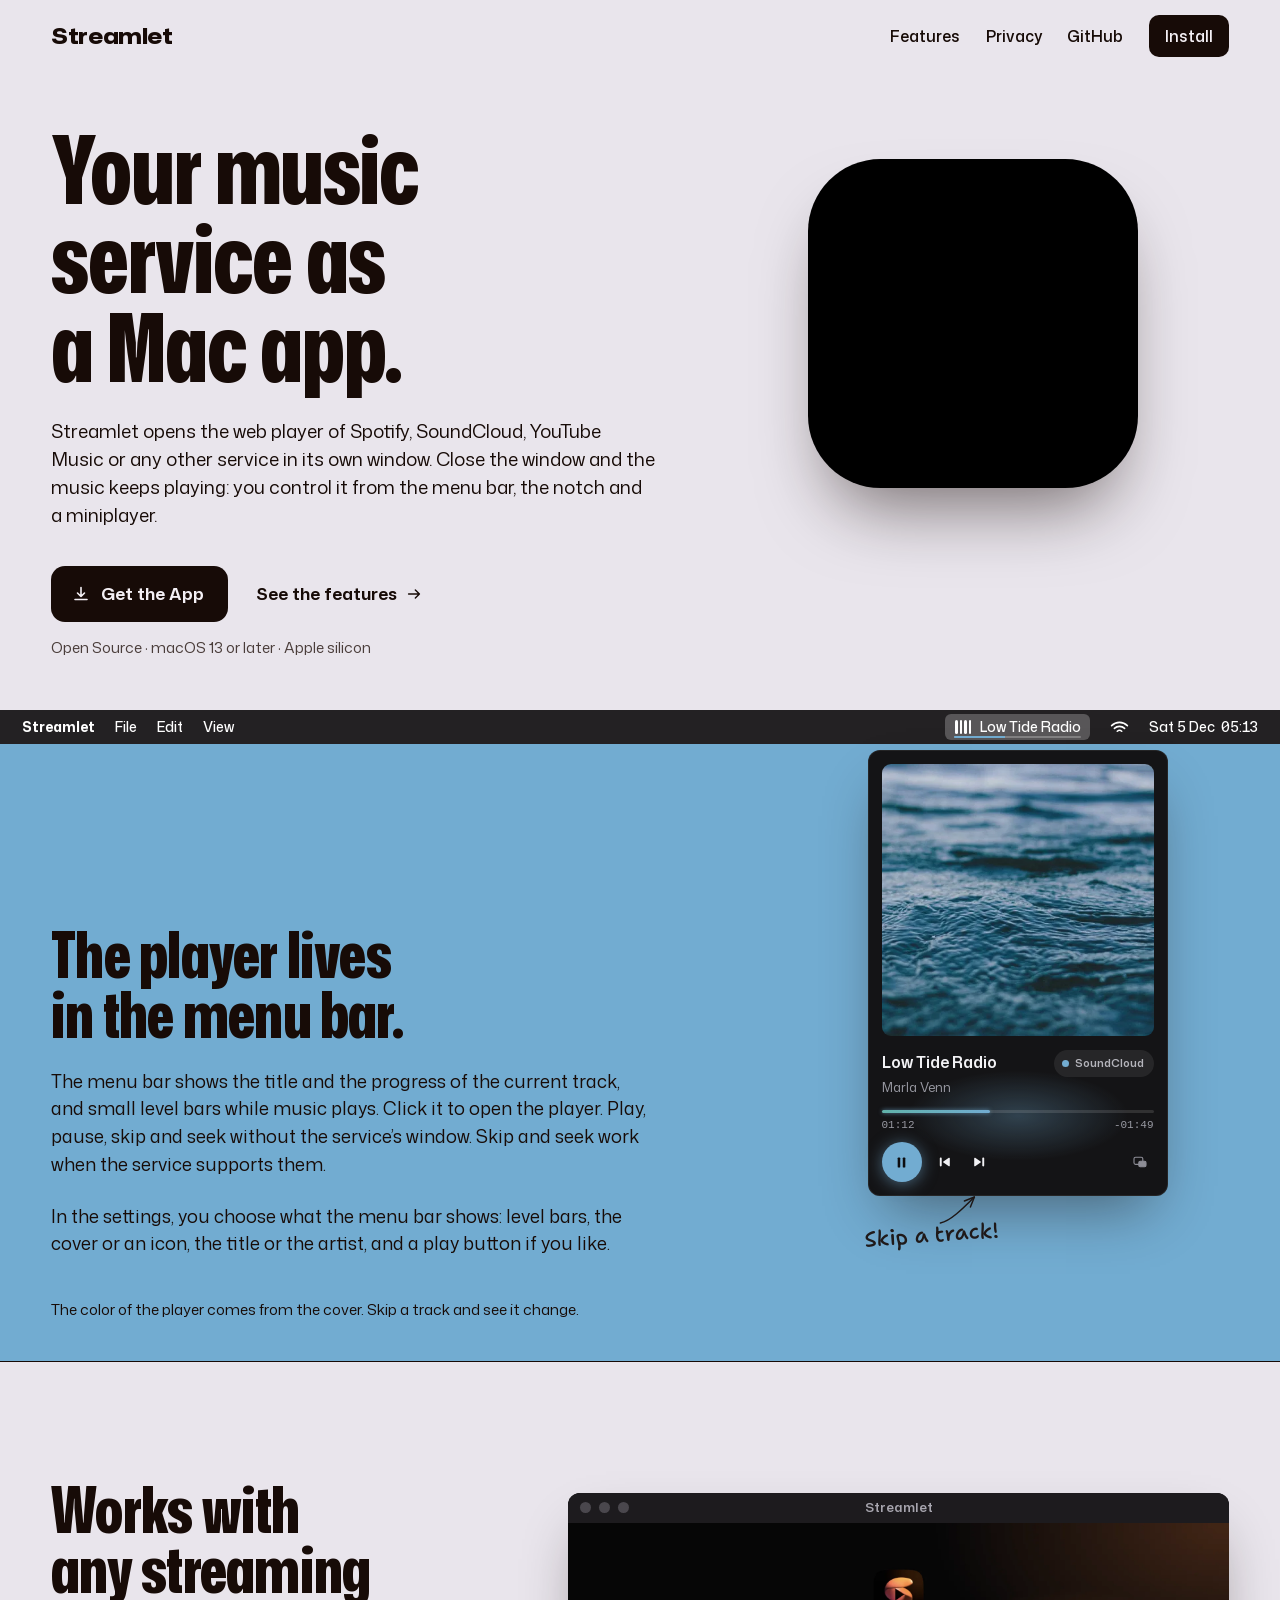
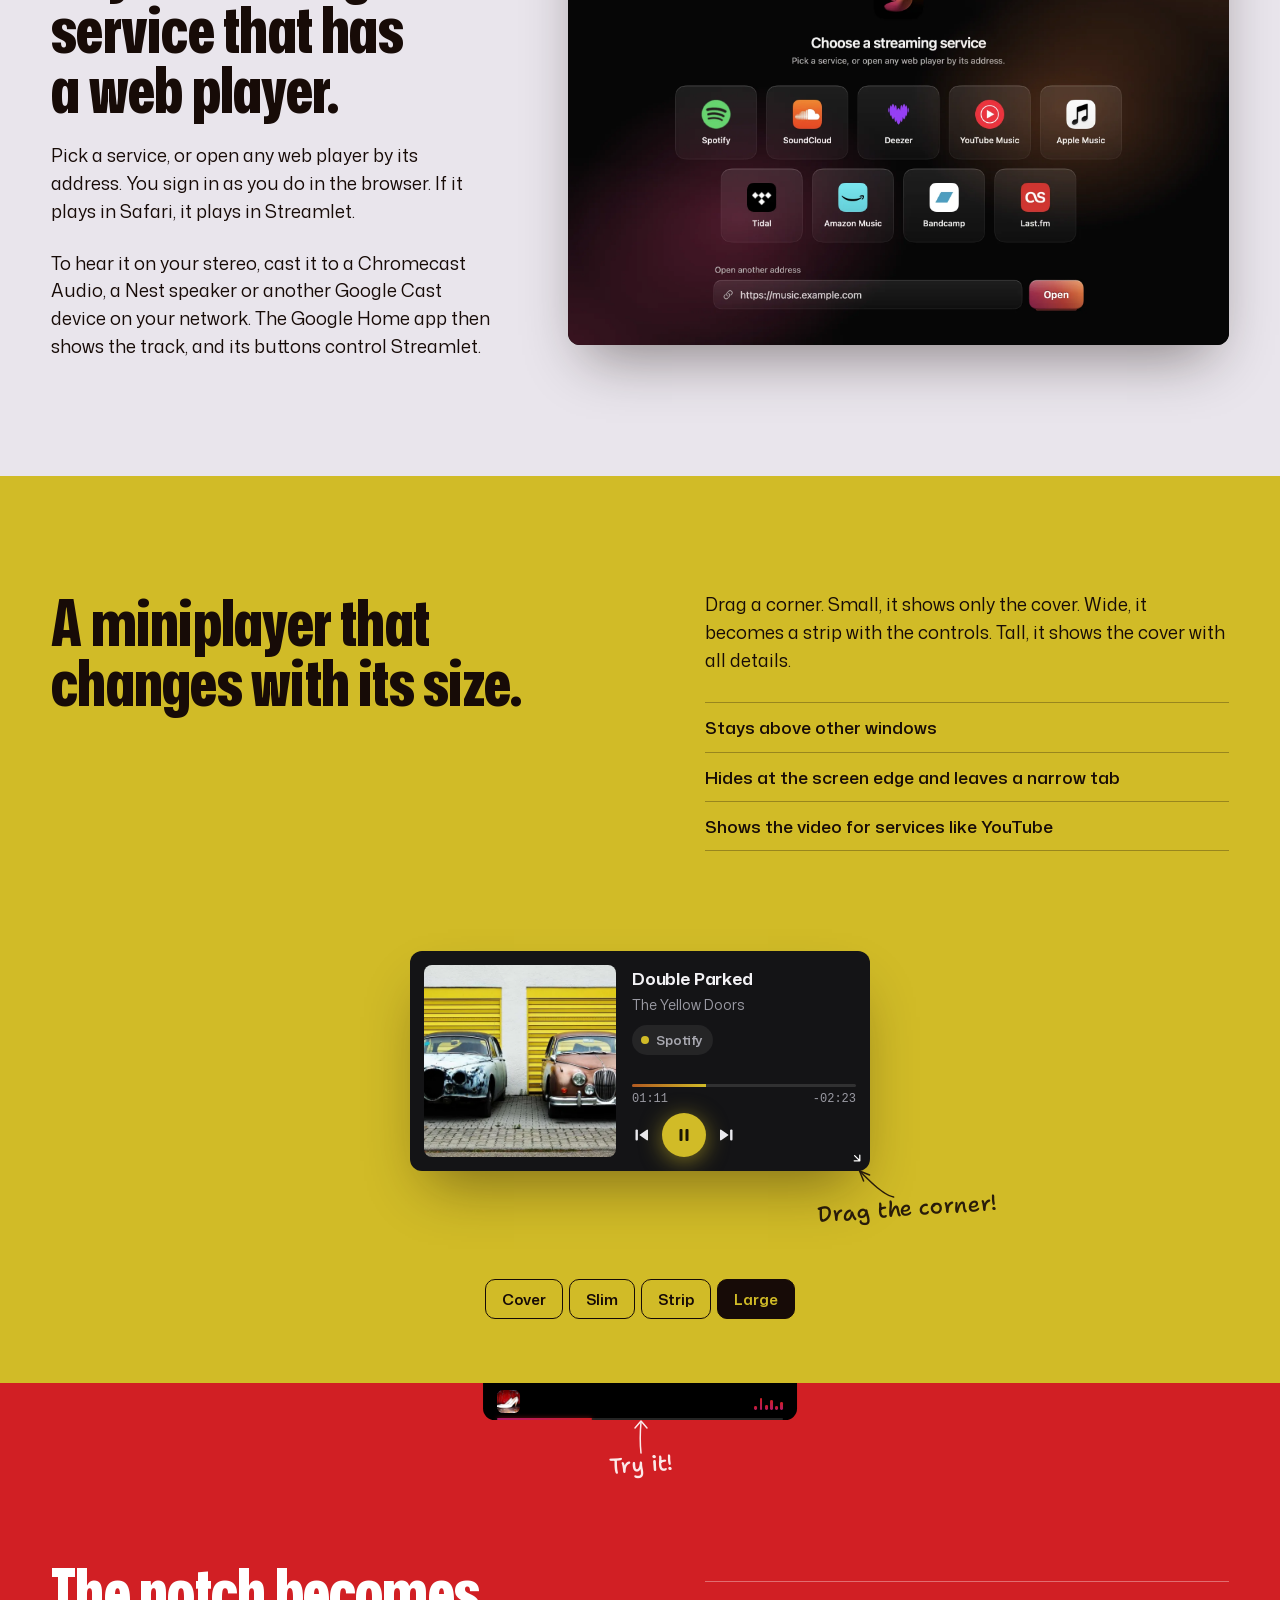
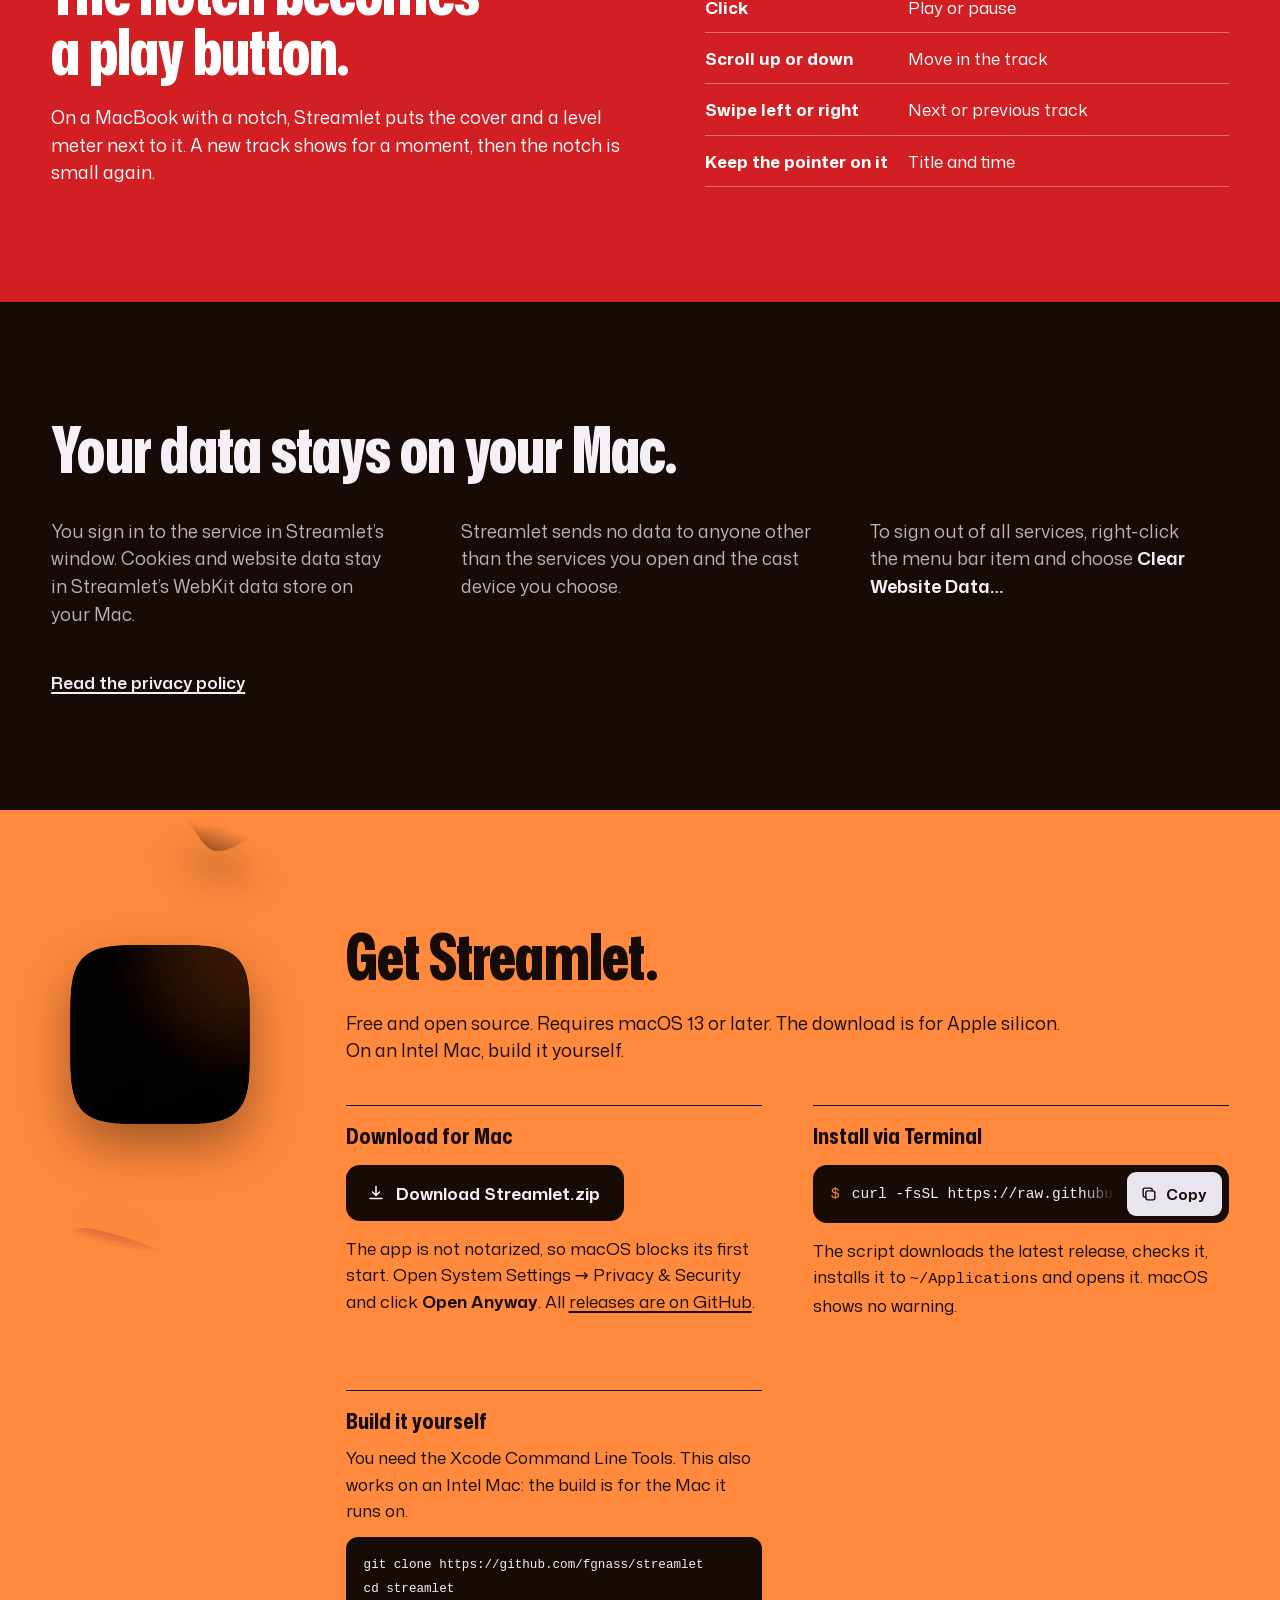
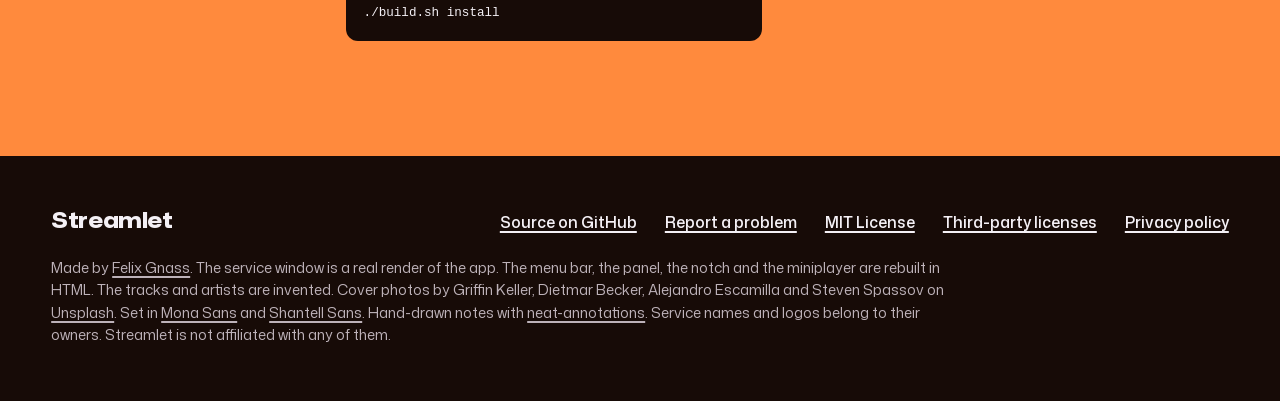
<file: docs/index.html>
<!doctype html>
<html lang="en">
<head>
<meta charset="utf-8">
<meta name="viewport" content="width=device-width, initial-scale=1">
<title>Streamlet – Your music service as a Mac app</title>
<meta name="description" content="Streamlet opens the web player of Spotify, SoundCloud, YouTube Music or any other service in its own window, and lets you control it from the menu bar, the notch and a miniplayer. Free and open source.">
<meta name="theme-color" content="#e9e5ec">
<meta property="og:title" content="Streamlet – Your music service as a Mac app">
<meta property="og:description" content="Any web player in its own window, with controls in the menu bar, the notch and a miniplayer.">
<meta property="og:image" content="https://streamlet.gnass.buzz/assets/img/icon-512.png">
<meta property="og:type" content="website">
<link rel="icon" type="image/png" href="assets/favicon.png">
<link rel="apple-touch-icon" href="assets/apple-touch-icon.png">
<link rel="preload" href="assets/fonts/mona-sans.woff2" as="font" type="font/woff2" crossorigin>
<link rel="stylesheet" href="neat-annotations.css">
<link rel="stylesheet" href="style.css">
<script>document.documentElement.classList.add("js")</script>
<script src="main.js" defer></script>
</head>
<body>

<svg width="0" height="0" style="position:absolute" aria-hidden="true">
  <symbol id="i-logo" viewBox="0 0 100 100"><path fill="currentColor" stroke="none" fill-rule="evenodd" d="M62 31 C70.97 30.28 82.05 25.95 87 21 C89.83 18.17 85.75 9.72 80 8 C43.6 -2.92 13 13 13 40 C13 56 25.23 63.25 38 69 C29.03 69.72 17.95 74.05 13 79 C10.17 81.83 14.25 90.28 20 92 C56.4 102.92 87 87 87 60 C87 44 74.77 36.75 62 31 Z M41.5 36.5 Q41.5 34 43.57 35.41 L62.93 48.59 Q65 50 62.93 51.41 L43.57 64.59 Q41.5 66 41.5 63.5 Z"/></symbol>
  <symbol id="i-copy" viewBox="0 0 20 20"><rect x="6.5" y="6.5" width="10" height="10" rx="2.2"/><path d="M13.5 6.5V5.2a1.7 1.7 0 0 0-1.7-1.7H5.2a1.7 1.7 0 0 0-1.7 1.7v6.6a1.7 1.7 0 0 0 1.7 1.7h1.3"/></symbol>
  <symbol id="i-check" viewBox="0 0 20 20"><path d="m4.5 10.5 3.5 3.5 7.5-8"/></symbol>
  <symbol id="i-download" viewBox="0 0 20 20"><path d="M10 3.5v9m0 0-3.5-3.5M10 12.5l3.5-3.5M4 15.5h12"/></symbol>
  <symbol id="i-arrow" viewBox="0 0 20 20"><path d="M4 10h12m0 0-4.5-4.5M16 10l-4.5 4.5"/></symbol>
  <symbol id="i-github" viewBox="0 0 16 16"><path fill="currentColor" stroke="none" d="M8 0C3.58 0 0 3.58 0 8c0 3.54 2.29 6.53 5.47 7.59.4.07.55-.17.55-.38 0-.19-.01-.82-.01-1.49-2.01.37-2.53-.49-2.69-.94-.09-.23-.48-.94-.82-1.13-.28-.15-.68-.52-.01-.53.63-.01 1.08.58 1.23.82.72 1.21 1.87.87 2.33.66.07-.52.28-.87.51-1.07-1.78-.2-3.64-.89-3.64-3.95 0-.87.31-1.59.82-2.15-.08-.2-.36-1.02.08-2.12 0 0 .67-.21 2.2.82.64-.18 1.32-.27 2-.27.68 0 1.36.09 2 .27 1.53-1.04 2.2-.82 2.2-.82.44 1.1.16 1.92.08 2.12.51.56.82 1.27.82 2.15 0 3.07-1.87 3.75-3.65 3.95.29.25.54.73.54 1.48 0 1.07-.01 1.93-.01 2.2 0 .21.15.46.55.38A8.013 8.013 0 0 0 16 8c0-4.42-3.58-8-8-8z"/></symbol>
  <symbol id="i-play" viewBox="0 0 20 20"><path fill="currentColor" stroke="none" d="M6.5 4.3v11.4c0 .6.7 1 1.2.6l8.4-5.7a.7.7 0 0 0 0-1.2L7.7 3.7c-.5-.4-1.2 0-1.2.6z"/></symbol>
  <symbol id="i-pause" viewBox="0 0 20 20"><rect fill="currentColor" stroke="none" x="5.5" y="4" width="3" height="12" rx="1"/><rect fill="currentColor" stroke="none" x="11.5" y="4" width="3" height="12" rx="1"/></symbol>
  <symbol id="i-prev" viewBox="0 0 20 20"><rect fill="currentColor" stroke="none" x="3.5" y="4.5" width="2.4" height="11" rx="1"/><path fill="currentColor" stroke="none" d="M16 5.3v9.4c0 .6-.7 1-1.2.6L8 10.6a.7.7 0 0 1 0-1.2l6.8-4.7c.5-.4 1.2 0 1.2.6z"/></symbol>
  <symbol id="i-next" viewBox="0 0 20 20"><rect fill="currentColor" stroke="none" x="14.1" y="4.5" width="2.4" height="11" rx="1"/><path fill="currentColor" stroke="none" d="M4 5.3v9.4c0 .6.7 1 1.2.6l6.8-4.7a.7.7 0 0 0 0-1.2L5.2 4.7c-.5-.4-1.2 0-1.2.6z"/></symbol>
  <symbol id="i-resize" viewBox="0 0 20 20"><path d="M16 9v7H9M16 16 9.5 9.5"/></symbol>
</svg>

<header class="top">
  <a class="brand" href="#top" aria-label="Streamlet, back to top">Streamlet</a>
  <nav aria-label="Main">
    <a href="#features">Features</a>
    <a href="#privacy">Privacy</a>
    <a href="https://github.com/fgnass/streamlet">GitHub</a>
    <a class="nav-install" href="#install">Install</a>
  </nav>
</header>

<main id="top">

  <!-- Hero: the icon's build-up -->
  <section class="hero">
    <div class="hero-copy">
      <h1>Your music service as a Mac app.</h1>
      <p class="lead">Streamlet opens the web player of Spotify, SoundCloud, YouTube Music or any other service in its own window. Close the window and the music keeps playing: you control it from the menu bar, the notch and a miniplayer.</p>
      <div class="get">
        <a class="btn-dl" href="#install"><svg class="ico"><use href="#i-download"/></svg>Get the App</a>
        <a class="btn-try" href="#features">See the features<svg class="ico"><use href="#i-arrow"/></svg></a>
      </div>
      <p class="get-meta">Open Source · macOS 13 or later · Apple silicon</p>
    </div>

    <div class="flight" aria-hidden="true">
      <span class="flight-shadow"></span>
      <img class="flight-still" src="assets/flight/055.webp" width="1280" height="1280" alt="">
      <canvas id="flight" width="1280" height="1280"></canvas>
    </div>
  </section>

  <!-- Menu bar: the player hangs from the menu bar item, as on the Mac -->
  <section class="field field-menubar" data-track="1" id="features" aria-labelledby="f-menubar">
    <div class="macbar">
      <div class="macbar-left" aria-hidden="true"><b>Streamlet</b><span>File</span><span>Edit</span><span>View</span></div>
      <div class="macbar-right">
        <button class="macbar-item playing" type="button" id="mb-item" aria-expanded="true" aria-controls="panel" aria-label="Streamlet in the menu bar: open or close the player">
          <span class="mb-icon" aria-hidden="true"><span class="mb-bars"><i></i><i></i><i></i><i></i></span><svg class="mb-logo"><use href="#i-logo"/></svg></span>
          <span class="mb-title">Low Tide Radio</span>
          <i class="macbar-progress"><i></i></i>
        </button>
        <svg class="macbar-sys" viewBox="0 0 20 14" aria-hidden="true"><path d="M1.5 5a12 12 0 0 1 17 0M4.5 8a8 8 0 0 1 11 0M7.6 11a3.6 3.6 0 0 1 4.8 0"/></svg>
        <span class="macbar-clock" id="mb-clock" aria-hidden="true">Thu 19 Nov&nbsp; 21:14</span>
      </div>
    </div>

    <div class="panel" id="panel" role="group" aria-label="Streamlet player panel">
      <div class="p-cover"></div>
      <div class="p-head">
        <div class="p-text"><b class="p-title">Low Tide Radio</b><span class="p-artist">Marla Venn</span></div>
        <span class="p-badge"><i></i>SoundCloud</span>
      </div>
      <div class="p-progress" id="p-progress" role="slider" tabindex="0" aria-label="Position in the track" aria-valuemin="0" aria-valuemax="182" aria-valuenow="71"><i><b></b></i></div>
      <div class="p-times" aria-hidden="true"><span class="p-elapsed">01:11</span><span class="p-remaining">-01:51</span></div>
      <div class="p-controls">
        <button class="p-play" type="button" id="p-play" aria-label="Pause"><svg class="ico-fill"><use href="#i-pause"/></svg></button>
        <button class="p-skip" type="button" id="p-prev" aria-label="Previous track"><svg class="ico-fill"><use href="#i-prev"/></svg></button>
        <span class="p-skip-ann ann ann-ne ann-no-mark" id="p-hint" data-note="Skip a track!">
          <button class="p-skip" type="button" id="p-next" aria-label="Next track"><svg class="ico-fill"><use href="#i-next"/></svg></button>
        </span>
        <span class="p-pip" aria-hidden="true"><svg viewBox="0 0 20 20"><rect x="2.5" y="4" width="11" height="9" rx="2"/><rect x="8.5" y="9" width="9" height="7" rx="1.8" fill="currentColor"/></svg></span>
      </div>
    </div>

    <div class="field-inner">
      <div class="field-copy">
        <h2 id="f-menubar">The player lives in the menu bar.</h2>
        <p>The menu bar shows the title and the progress of the current track, and small level bars while music plays. Click it to open the player. Play, pause, skip and seek without the service’s window. Skip and seek work when the service supports them.</p>
        <p>In the settings, you choose what the menu bar shows: level bars, the cover or an icon, the title or the artist, and a play button if you like.</p>
      </div>
      <div class="panel-slot" aria-hidden="true"></div>
    </div>
    <p class="field-note">The color of the player comes from the cover. Skip a track and see it change.</p>
  </section>

  <!-- Services: the chooser window -->
  <section class="services" aria-labelledby="services-h">
    <div class="services-copy">
      <h2 id="services-h">Works with any streaming service that has a web player.</h2>
      <p>Pick a service, or open any web player by its address. You sign in as you do in the browser. If it plays in Safari, it plays in Streamlet.</p>
      <p>To hear it on your stereo, cast it to a Chromecast Audio, a Nest speaker or another Google Cast device on your network. The Google Home app then shows the track, and its buttons control Streamlet.</p>
    </div>
    <figure class="window">
      <div class="window-bar" aria-hidden="true"><i></i><i></i><i></i><span>Streamlet</span></div>
      <img loading="lazy" decoding="async" src="assets/img/chooser.webp" width="1000" height="640" alt="The Streamlet window with the service chooser: Spotify, SoundCloud, Deezer, YouTube Music, Apple Music, Tidal, Amazon Music, Bandcamp, Last.fm, and a field to open another address.">
    </figure>
  </section>

  <!-- Miniplayer -->
  <section class="field field-mini" data-track="2" aria-labelledby="f-mini">
    <div class="field-head">
      <h2 id="f-mini">A miniplayer that changes with its size.</h2>
      <div>
        <p>Drag a corner. Small, it shows only the cover. Wide, it becomes a strip with the controls. Tall, it shows the cover with all details.</p>
        <ul class="facts">
          <li>Stays above other windows</li>
          <li>Hides at the screen edge and leaves a narrow tab</li>
          <li>Shows the video for services like YouTube</li>
        </ul>
      </div>
    </div>
    <div class="mini-stage" id="mini-desk">
      <div class="mini-wrap">
      <div class="mini" id="mini" data-layout="large" style="--w:460px;--h:220px" role="img" aria-label="Miniplayer demo, layout: large">
        <div class="mini-cover"></div>
        <div class="mini-meta">
          <div class="mini-title">Double Parked</div>
          <div class="mini-artist">The Yellow Doors</div>
          <div class="mini-service"><i></i>Spotify</div>
        </div>
        <div class="mini-time"><span>01:11</span><span>-02:23</span></div>
        <div class="mini-controls">
          <span class="mini-skip"><svg class="ico-fill"><use href="#i-prev"/></svg></span>
          <span class="mini-play"><svg class="ico-fill"><use href="#i-pause"/></svg></span>
          <span class="mini-skip"><svg class="ico-fill"><use href="#i-next"/></svg></span>
        </div>
        <div class="mini-progress"><i></i></div>
        <span class="mini-handle" id="mini-handle" aria-hidden="true"><svg class="ico"><use href="#i-resize"/></svg></span>
      </div>
      <span class="mini-ann ann ann-nw ann-no-mark" id="mini-hint" data-note="Drag the corner!" aria-hidden="true"></span>
      </div>
    </div>
    <div class="seg" role="group" aria-label="Miniplayer size">
      <button type="button" data-size="110,110">Cover</button>
      <button type="button" data-size="240,72">Slim</button>
      <button type="button" data-size="340,96">Strip</button>
      <button type="button" data-size="460,220" aria-pressed="true">Large</button>
    </div>
  </section>

  <!-- Notch: hangs from the top centre -->
  <section class="field field-notch" data-track="3" id="notch-section" aria-labelledby="f-notch">
    <div class="bezel">
      <div class="notch" id="notch" data-mode="idle" data-track="3" tabindex="0" role="button"
           aria-label="Notch demo. Click or press Space to play or pause. Arrow keys: left and right change the track, up and down move in the track.">
        <div class="n-row" aria-hidden="true">
          <div class="n-left">
            <span class="n-cover"></span>
            <span class="n-marquee"><span class="n-line"></span></span>
          </div>
          <div class="n-right">
            <span class="n-bars"><i></i><i></i><i></i><i></i><i></i><i></i></span>
            <span class="n-time"></span>
            <svg class="ico-fill n-flash"><use href="#i-pause"/></svg>
          </div>
        </div>
        <div class="n-moment" aria-hidden="true">
          <span class="n-cover"></span>
          <span class="n-text"><b class="n-title"></b><span class="n-artist"></span></span>
          <span class="n-badge"><i></i>YouTube Music</span>
        </div>
        <div class="n-progress" aria-hidden="true"><i></i></div>
      </div>
      <span class="notch-ann ann ann-n ann-no-mark" id="notch-hint" data-note="Try it!" aria-hidden="true"></span>
    </div>
    <div class="notch-space"></div>
    <div class="field-inner">
      <div class="field-copy">
        <h2 id="f-notch">The notch becomes a play button.</h2>
        <p>On a MacBook with a notch, Streamlet puts the cover and a level meter next to it. A new track shows for a moment, then the notch is small again.</p>
      </div>
      <dl class="gestures" id="gestures">
        <div><dt>Click</dt><dd>Play or pause</dd></div>
        <div><dt>Scroll up or down</dt><dd>Move in the track</dd></div>
        <div><dt>Swipe left or right</dt><dd>Next or previous track</dd></div>
        <div><dt>Keep the pointer on it</dt><dd>Title and time</dd></div>
      </dl>
    </div>
  </section>

  <!-- Privacy -->
  <section class="privacy" id="privacy" aria-labelledby="privacy-h">
    <h2 id="privacy-h">Your data stays on your Mac.</h2>
    <div class="privacy-cols">
      <p>You sign in to the service in Streamlet’s window. Cookies and website data stay in Streamlet’s WebKit data store on your Mac.</p>
      <p>Streamlet sends no data to anyone other than the services you open and the cast device you choose.</p>
      <p>To sign out of all services, right-click the menu bar item and choose <em>Clear Website Data…</em></p>
    </div>
    <p class="privacy-more"><a href="privacy.html">Read the privacy policy</a></p>
  </section>

  <!-- Install -->
  <section class="install" id="install" aria-labelledby="install-h">
    <div class="install-icon" aria-hidden="true">
      <img src="assets/img/icon-512.webp" alt="" width="200" height="200">
      <canvas width="1280" height="1280"></canvas>
    </div>
    <h2 id="install-h">Get Streamlet.</h2>
    <p class="install-lead">Free and open source. Requires macOS 13 or later. The download is for Apple silicon. On an Intel Mac, build it yourself.</p>

    <div class="install-ways">
      <div id="first-start">
        <h3>Download for Mac</h3>
        <a class="btn-dl" href="https://github.com/fgnass/streamlet/releases/latest/download/Streamlet.zip"><svg class="ico"><use href="#i-download"/></svg>Download Streamlet.zip</a>
        <p>The app is not notarized, so macOS blocks its first start. Open System Settings → Privacy &amp; Security and click <em>Open Anyway</em>. All <a href="https://github.com/fgnass/streamlet/releases">releases are on GitHub</a>.</p>
      </div>
      <div>
        <h3>Install via Terminal</h3>
        <div class="cmd" data-copy-root>
          <span class="cmd-prompt" aria-hidden="true">$</span>
          <code class="cmd-text" data-copy-text>curl -fsSL https://raw.githubusercontent.com/fgnass/streamlet/main/install.sh | sh</code>
          <button class="cmd-copy" type="button" data-copy aria-label="Copy the install command">
            <svg class="ico ico-copy"><use href="#i-copy"/></svg>
            <svg class="ico ico-check"><use href="#i-check"/></svg>
            <span class="cmd-copy-label">Copy</span>
          </button>
        </div>
        <p>The script downloads the latest release, checks it, installs it to <code>~/Applications</code> and opens it. macOS shows no warning.</p>
      </div>
    </div>

    <div class="install-more">
      <div>
        <h3>Build it yourself</h3>
        <p>You need the Xcode Command Line Tools. This also works on an Intel Mac: the build is for the Mac it runs on.</p>
<pre class="code"><code>git clone https://github.com/fgnass/streamlet
cd streamlet
./build.sh install</code></pre>
      </div>
    </div>
  </section>
</main>

<footer class="site-footer">
  <p class="foot-brand">Streamlet</p>
  <nav aria-label="Footer">
    <a href="https://github.com/fgnass/streamlet">Source on GitHub</a>
    <a href="https://github.com/fgnass/streamlet/issues">Report a problem</a>
    <a href="https://github.com/fgnass/streamlet/blob/main/LICENSE">MIT License</a>
    <a href="https://github.com/fgnass/streamlet/blob/main/THIRD_PARTY_LICENSES.md">Third-party licenses</a>
    <a href="privacy.html">Privacy policy</a>
  </nav>
  <p class="foot-note">Made by <a href="https://github.com/fgnass">Felix Gnass</a>. The service window is a real render of the app. The menu bar, the panel, the notch and the miniplayer are rebuilt in HTML. The tracks and artists are invented. Cover photos by Griffin Keller, Dietmar Becker, Alejandro Escamilla and Steven Spassov on <a href="https://unsplash.com">Unsplash</a>. Set in <a href="https://github.com/github/mona-sans">Mona Sans</a> and <a href="https://github.com/arrowtype/shantell-sans">Shantell Sans</a>. Hand-drawn notes with <a href="https://github.com/syabro/neat-annotations">neat-annotations</a>. Service names and logos belong to their owners. Streamlet is not affiliated with any of them.</p>
</footer>

</body>
</html>
</file>
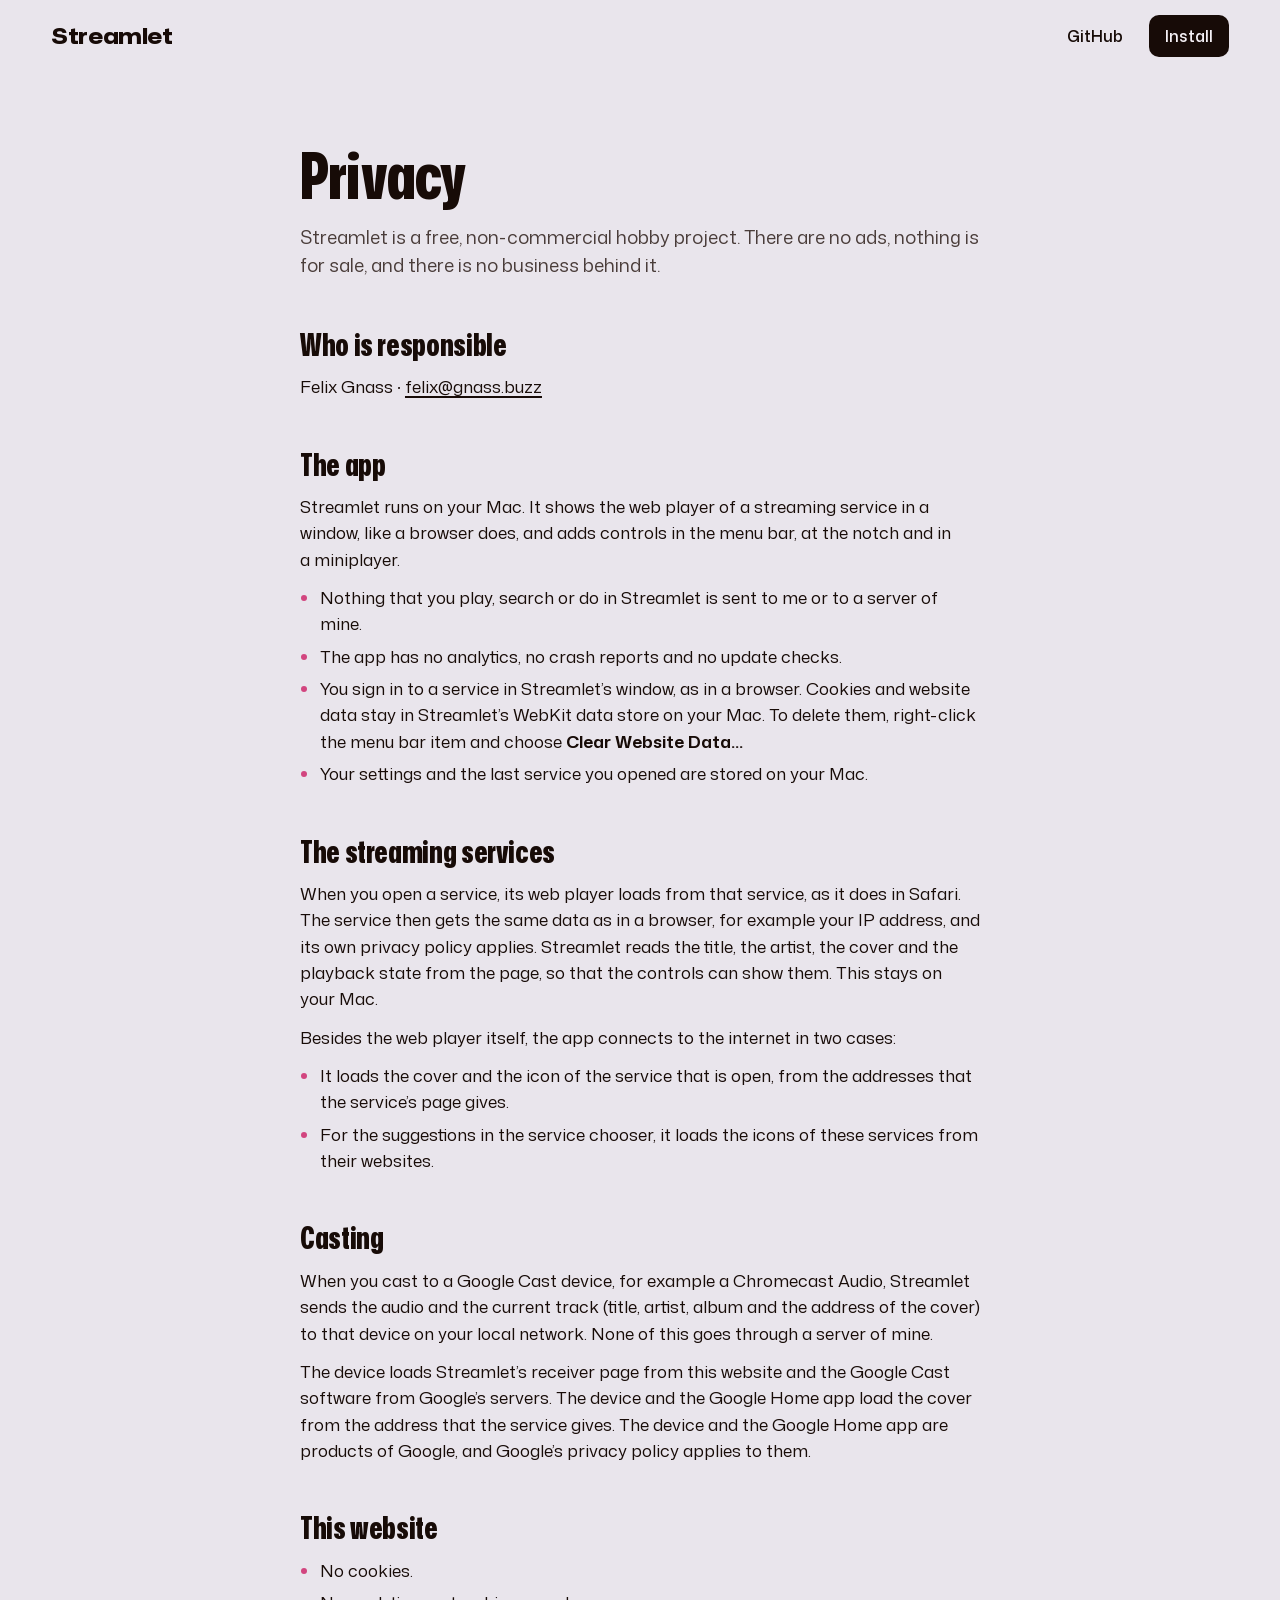
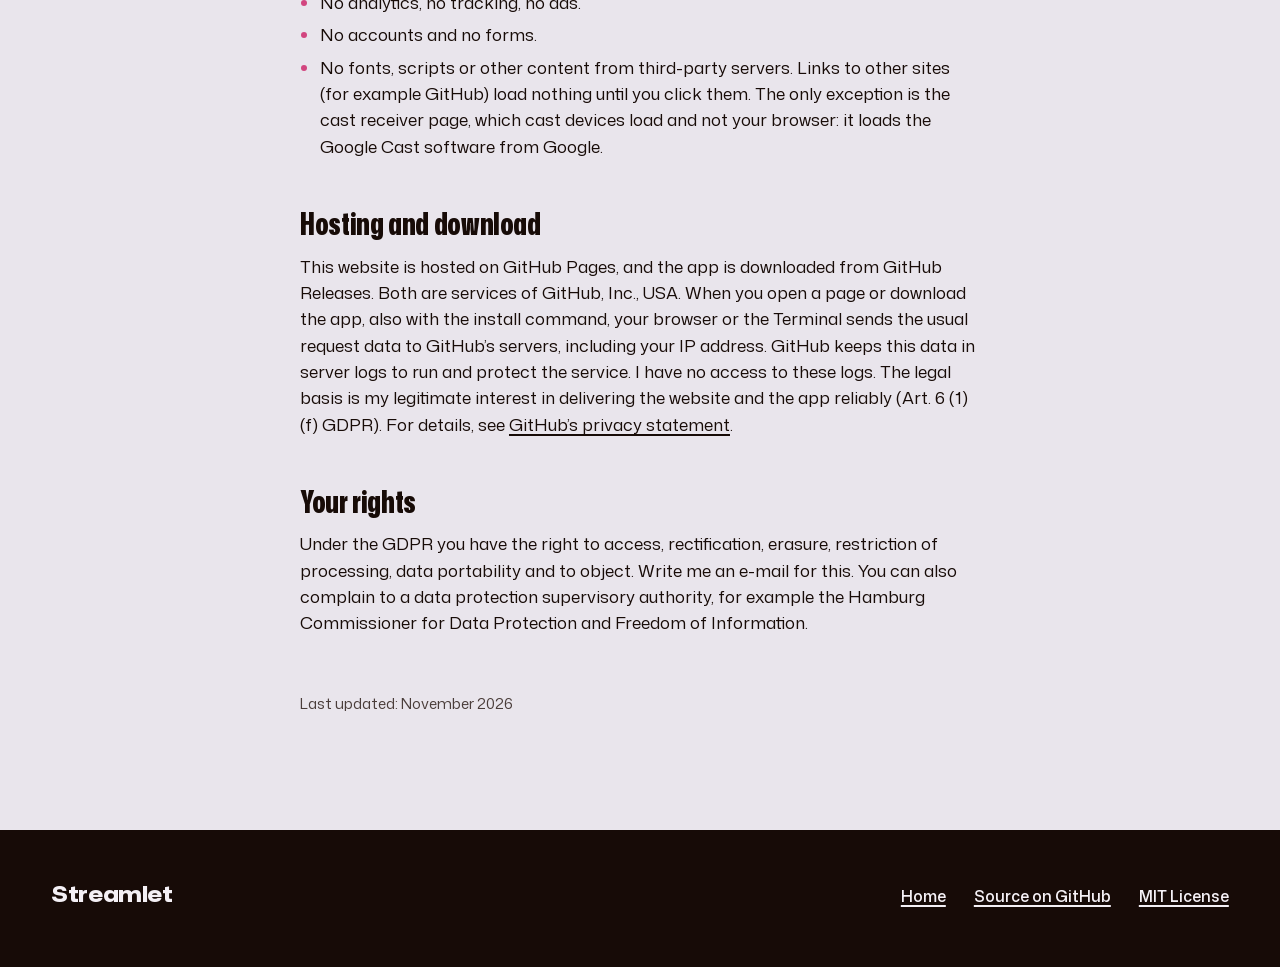
<file: docs/privacy.html>
<!doctype html>
<html lang="en">
<head>
<meta charset="utf-8">
<meta name="viewport" content="width=device-width, initial-scale=1">
<title>Privacy · Streamlet</title>
<meta name="description" content="What the Streamlet app and this website do with your data.">
<meta name="theme-color" content="#e9e5ec">
<link rel="icon" type="image/png" href="assets/favicon.png">
<link rel="apple-touch-icon" href="assets/apple-touch-icon.png">
<link rel="preload" href="assets/fonts/mona-sans.woff2" as="font" type="font/woff2" crossorigin>
<link rel="stylesheet" href="style.css">
<style>
  .legal { max-width: calc(680px + 2 * var(--edge)); margin: 0 auto; padding: clamp(32px, 6vw, 72px) var(--edge) var(--section); }
  .legal h1 { font-size: clamp(2.6rem, 6vw, 4rem); }
  .legal .lead { max-width: none; margin-top: 20px; color: var(--ink-soft); }
  .legal h2 { margin-top: 48px; font-size: clamp(1.5rem, 2.4vw, 1.9rem); line-height: 1.1; }
  .legal p, .legal ul { margin: 12px 0 0; }
  .legal ul { padding-left: 1.2em; }
  .legal li + li { margin-top: 6px; }
  .legal li::marker { color: var(--magenta); }
  .legal em { font-style: normal; font-weight: 650; }
  .legal .updated { margin-top: 56px; font-size: 15px; color: var(--ink-soft); }
</style>
</head>
<body>

<header class="top">
  <a class="brand" href="./" aria-label="Streamlet, back to the home page">Streamlet</a>
  <nav aria-label="Main">
    <a href="https://github.com/fgnass/streamlet">GitHub</a>
    <a class="nav-install" href="./#install">Install</a>
  </nav>
</header>

<main class="legal">
  <h1>Privacy</h1>
  <p class="lead">Streamlet is a free, non-commercial hobby project. There are no ads, nothing is for sale, and there is no business behind it.</p>

  <h2>Who is responsible</h2>
  <p>Felix Gnass · <a id="email" href="#">E-Mail</a></p>

  <h2>The app</h2>
  <p>Streamlet runs on your Mac. It shows the web player of a streaming service in a window, like a browser does, and adds controls in the menu bar, at the notch and in a miniplayer.</p>
  <ul>
    <li>Nothing that you play, search or do in Streamlet is sent to me or to a server of mine.</li>
    <li>The app has no analytics, no crash reports and no update checks.</li>
    <li>You sign in to a service in Streamlet’s window, as in a browser. Cookies and website data stay in Streamlet’s WebKit data store on your Mac. To delete them, right-click the menu bar item and choose <em>Clear Website Data…</em></li>
    <li>Your settings and the last service you opened are stored on your Mac.</li>
  </ul>

  <h2>The streaming services</h2>
  <p>When you open a service, its web player loads from that service, as it does in Safari. The service then gets the same data as in a browser, for example your IP address, and its own privacy policy applies. Streamlet reads the title, the artist, the cover and the playback state from the page, so that the controls can show them. This stays on your Mac.</p>
  <p>Besides the web player itself, the app connects to the internet in two cases:</p>
  <ul>
    <li>It loads the cover and the icon of the service that is open, from the addresses that the service’s page gives.</li>
    <li>For the suggestions in the service chooser, it loads the icons of these services from their websites.</li>
  </ul>

  <h2>Casting</h2>
  <p>When you cast to a Google Cast device, for example a Chromecast Audio, Streamlet sends the audio and the current track (title, artist, album and the address of the cover) to that device on your local network. None of this goes through a server of mine.</p>
  <p>The device loads Streamlet’s receiver page from this website and the Google Cast software from Google’s servers. The device and the Google Home app load the cover from the address that the service gives. The device and the Google Home app are products of Google, and Google’s privacy policy applies to them.</p>

  <h2>This website</h2>
  <ul>
    <li>No cookies.</li>
    <li>No analytics, no tracking, no ads.</li>
    <li>No accounts and no forms.</li>
    <li>No fonts, scripts or other content from third-party servers. Links to other sites (for example GitHub) load nothing until you click them. The only exception is the cast receiver page, which cast devices load and not your browser: it loads the Google Cast software from Google.</li>
  </ul>

  <h2>Hosting and download</h2>
  <p>This website is hosted on GitHub Pages, and the app is downloaded from GitHub Releases. Both are services of GitHub, Inc., USA. When you open a page or download the app, also with the install command, your browser or the Terminal sends the usual request data to GitHub’s servers, including your IP address. GitHub keeps this data in server logs to run and protect the service. I have no access to these logs. The legal basis is my legitimate interest in delivering the website and the app reliably (Art. 6 (1) (f) GDPR). For details, see <a href="https://docs.github.com/en/site-policy/privacy-policies/github-general-privacy-statement">GitHub’s privacy statement</a>.</p>

  <h2>Your rights</h2>
  <p>Under the GDPR you have the right to access, rectification, erasure, restriction of processing, data portability and to object. Write me an e-mail for this. You can also complain to a data protection supervisory authority, for example the Hamburg Commissioner for Data Protection and Freedom of Information.</p>

  <p class="updated">Last updated: November 2026</p>
</main>

<footer class="site-footer">
  <p class="foot-brand">Streamlet</p>
  <nav aria-label="Footer">
    <a href="./">Home</a>
    <a href="https://github.com/fgnass/streamlet">Source on GitHub</a>
    <a href="https://github.com/fgnass/streamlet/blob/main/LICENSE">MIT License</a>
  </nav>
</footer>

<script>
  const mail = document.getElementById("email");
  const address = "felix" + String.fromCharCode(64) + ["gnass", "buzz"].join(".");
  mail.href = "mailto:" + address;
  mail.textContent = address;
</script>
</body>
</html>
</file>
<file: docs/neat-annotations.css>
/* neat-annotations — neat hand-drawn CSS annotations: arrows + handwritten labels.
   https://github.com/syabro/neat-annotations · MIT license.
   Labels look best with the Shantell Sans font (falls back to system cursive). */

.ann {
  --ann-color: light-dark(#898584, #b8b8bd);
  --ann-mark: light-dark(
    color-mix(in oklch, var(--ann-color) 10%, transparent),
    oklch(from var(--ann-color) l calc(c * 1.35) h / 24%)
  );
  --ann-font: 'Shantell Sans', cursive;
  --ann-target-gap: 5px;
  --ann-label-gap: 6px;
  --ann-lower-label-gap: -4px;
  --ann-label-max-width: 150px;
  --ann-arrow-x: 0px;
  --ann-text-x: 0px;
  --ann-arrow-y: 0px;
  --ann-text-y: 5px;
  --ann-rotate: -4deg;
  position: relative;
  display: inline-block;
  overflow: visible;
  line-height: 1.15;
  border-radius: 3px;
  background: var(--ann-mark);
  box-shadow:
    -0.3em 0 0 0 var(--ann-mark),
    0.3em 0 0 0 var(--ann-mark);
}

.ann::after {
  content: attr(data-note);
  position: absolute;
  z-index: 4;
  width: max-content;
  max-width: var(--ann-label-max-width);
  transform: rotate(var(--ann-rotate));
  font-family: var(--ann-font);
  font-size: 0.95rem;
  font-weight: 400;
  line-height: 1.05;
  color: var(--ann-color);
  opacity: .9;
  white-space: normal;
  overflow-wrap: anywhere;
  pointer-events: none;
}

.ann::before {
  content: "";
  position: absolute;
  z-index: 3;
  width: 46px;
  height: 38px;
  transform-origin: 50% 50%;
  -webkit-mask: var(--_ann-arrow-mask) center / contain no-repeat;
  mask: var(--_ann-arrow-mask) center / contain no-repeat;
  background: var(--ann-color);
  opacity: .9;
  pointer-events: none;
}

.ann:not([data-note])::before,
.ann:not([data-note])::after,
.ann[data-note=""]::before,
.ann[data-note=""]::after { display: none; }

/* Amber text needs darker contrast, but the highlight uses bright yellow (#ffb000)
   to avoid a muddy background. color-mix with transparent creates an even marker tint. */
.ann-amber {
  --ann-color: light-dark(#b8751a, #f0b45a);
  --ann-mark: light-dark(
    color-mix(in oklch, #ffb000 14%, transparent),
    color-mix(in oklch, #ffb000 22%, transparent)
  );
}
.ann-blue { --ann-color: light-dark(#3b72c4, #78a9ef); }
.ann-green { --ann-color: light-dark(#2f8f5b, #67c792); }
.ann-red { --ann-color: light-dark(#c45a38, #ee8a6e); }
.ann-purple { --ann-color: light-dark(#8657c8, #b998ef); }
.ann-rainbow {
  --ann-color: oklch(0.65 0.28 var(--ann-rainbow-hue, 350deg));
}
.ann-no-mark { --ann-mark: transparent; }

@property --ann-rainbow-hue {
  syntax: "<angle>";
  inherits: false;
  initial-value: 350deg;
}

@keyframes ann-rainbow-cycle { to { --ann-rainbow-hue: 710deg; } }
@media (prefers-reduced-motion: no-preference) {
  .ann-rainbow { animation: ann-rainbow-cycle 3s linear infinite; }
}

@media (forced-colors: active) {
  .ann::before {
    background: CanvasText;
    forced-color-adjust: none;
  }
}

.ann-n::before {
  left: calc(50% - 23px + var(--ann-arrow-x));
  top: calc(100% + var(--ann-target-gap) - 4px + var(--ann-arrow-y));
  --_ann-arrow-mask: url("data:image/svg+xml,%3Csvg width='46' height='38' viewBox='0 0 46 38' xmlns='http://www.w3.org/2000/svg'%3E%3Cpath d='M23 35 C22 26 22 15 23 4' fill='none' stroke='black' stroke-width='1.5' stroke-linecap='round'/%3E%3Cpath d='M17 10 L23 3 L29 10' fill='none' stroke='black' stroke-width='1.5' stroke-linecap='round' stroke-linejoin='round'/%3E%3C/svg%3E");
}
.ann-n::after { left: calc(50% + var(--ann-text-x)); top: calc(100% + var(--ann-target-gap) + 31px + var(--ann-lower-label-gap) + var(--ann-text-y)); transform: translateX(-50%) rotate(var(--ann-rotate)); }

.ann-ne::before {
  left: calc(50% - 40px + var(--ann-arrow-x));
  top: calc(100% + var(--ann-target-gap) - 6px + var(--ann-arrow-y));
  transform: translateX(-10%);
  --_ann-arrow-mask: url("data:image/svg+xml,%3Csvg width='46' height='38' viewBox='0 0 46 38' xmlns='http://www.w3.org/2000/svg'%3E%3Cpath d='M6 32 C16 30 28 18 40 6' fill='none' stroke='black' stroke-width='1.5' stroke-linecap='round'/%3E%3Cpath d='M30 10 L40 6 L36 16' fill='none' stroke='black' stroke-width='1.5' stroke-linecap='round' stroke-linejoin='round'/%3E%3C/svg%3E");
}
.ann-ne::after { left: calc(50% - 34px + var(--ann-text-x)); top: calc(100% + var(--ann-target-gap) + 26px + var(--ann-lower-label-gap) + var(--ann-text-y)); transform: translateX(-60%) rotate(var(--ann-rotate)); }

.ann-e::before {
  left: calc(-1 * var(--ann-target-gap) - 43px + var(--ann-arrow-x));
  top: calc(50% - 19px + var(--ann-arrow-y));
  --_ann-arrow-mask: url("data:image/svg+xml,%3Csvg width='46' height='38' viewBox='0 0 46 38' xmlns='http://www.w3.org/2000/svg'%3E%3Cpath d='M4 19 C15 18 31 18 43 19' fill='none' stroke='black' stroke-width='1.5' stroke-linecap='round'/%3E%3Cpath d='M36 13 L43 19 L36 25' fill='none' stroke='black' stroke-width='1.5' stroke-linecap='round' stroke-linejoin='round'/%3E%3C/svg%3E");
}
.ann-e::after { right: calc(100% + var(--ann-target-gap) + 39px + var(--ann-label-gap) - var(--ann-text-x)); top: calc(50% - 5px + var(--ann-text-y)); transform: translateY(-50%) rotate(var(--ann-rotate)); }

.ann-se::before {
  left: calc(50% - 40px + var(--ann-arrow-x));
  top: calc(-1 * var(--ann-target-gap) - 32px + var(--ann-arrow-y));
  transform: translateX(-10%);
  --_ann-arrow-mask: url("data:image/svg+xml,%3Csvg width='46' height='38' viewBox='0 0 46 38' xmlns='http://www.w3.org/2000/svg'%3E%3Cpath d='M6 6 C16 8 28 20 40 32' fill='none' stroke='black' stroke-width='1.5' stroke-linecap='round'/%3E%3Cpath d='M36 22 L40 32 L30 28' fill='none' stroke='black' stroke-width='1.5' stroke-linecap='round' stroke-linejoin='round'/%3E%3C/svg%3E");
}
.ann-se::after { left: calc(50% - 34px + var(--ann-text-x)); bottom: calc(100% + var(--ann-target-gap) + 26px + var(--ann-label-gap) - var(--ann-text-y)); transform: translateX(-60%) rotate(var(--ann-rotate)); }

.ann-s::before {
  left: calc(50% - 23px + var(--ann-arrow-x));
  top: calc(-1 * var(--ann-target-gap) - 35px + var(--ann-arrow-y));
  --_ann-arrow-mask: url("data:image/svg+xml,%3Csvg width='46' height='38' viewBox='0 0 46 38' xmlns='http://www.w3.org/2000/svg'%3E%3Cpath d='M23 4 C22 13 22 24 23 35' fill='none' stroke='black' stroke-width='1.5' stroke-linecap='round'/%3E%3Cpath d='M17 29 L23 36 L29 29' fill='none' stroke='black' stroke-width='1.5' stroke-linecap='round' stroke-linejoin='round'/%3E%3C/svg%3E");
}
.ann-s::after { left: calc(50% + var(--ann-text-x)); bottom: calc(100% + var(--ann-target-gap) + 31px + var(--ann-label-gap) - var(--ann-text-y)); transform: translateX(-50%) rotate(var(--ann-rotate)); }

.ann-sw::before {
  left: calc(50% - 6px + var(--ann-arrow-x));
  top: calc(-1 * var(--ann-target-gap) - 32px + var(--ann-arrow-y));
  transform: translateX(10%);
  --_ann-arrow-mask: url("data:image/svg+xml,%3Csvg width='46' height='38' viewBox='0 0 46 38' xmlns='http://www.w3.org/2000/svg'%3E%3Cpath d='M40 6 C30 8 18 20 6 32' fill='none' stroke='black' stroke-width='1.5' stroke-linecap='round'/%3E%3Cpath d='M10 22 L6 32 L16 28' fill='none' stroke='black' stroke-width='1.5' stroke-linecap='round' stroke-linejoin='round'/%3E%3C/svg%3E");
}
.ann-sw::after { left: calc(50% + 34px + var(--ann-text-x)); bottom: calc(100% + var(--ann-target-gap) + 26px + var(--ann-label-gap) - var(--ann-text-y)); transform: translateX(-40%) rotate(var(--ann-rotate)); }

.ann-w::before {
  left: calc(100% + var(--ann-target-gap) - 3px + var(--ann-arrow-x));
  top: calc(50% - 19px + var(--ann-arrow-y));
  --_ann-arrow-mask: url("data:image/svg+xml,%3Csvg width='46' height='38' viewBox='0 0 46 38' xmlns='http://www.w3.org/2000/svg'%3E%3Cpath d='M43 19 C32 18 15 18 3 19' fill='none' stroke='black' stroke-width='1.5' stroke-linecap='round'/%3E%3Cpath d='M10 13 L3 19 L10 25' fill='none' stroke='black' stroke-width='1.5' stroke-linecap='round' stroke-linejoin='round'/%3E%3C/svg%3E");
}
.ann-w::after { left: calc(100% + var(--ann-target-gap) + 40px + var(--ann-label-gap) + var(--ann-text-x)); top: calc(50% - 5px + var(--ann-text-y)); transform: translateY(-50%) rotate(var(--ann-rotate)); }

.ann-nw::before {
  left: calc(50% - 6px + var(--ann-arrow-x));
  top: calc(100% + var(--ann-target-gap) - 6px + var(--ann-arrow-y));
  transform: translateX(10%);
  --_ann-arrow-mask: url("data:image/svg+xml,%3Csvg width='46' height='38' viewBox='0 0 46 38' xmlns='http://www.w3.org/2000/svg'%3E%3Cpath d='M40 32 C30 30 18 18 6 6' fill='none' stroke='black' stroke-width='1.5' stroke-linecap='round'/%3E%3Cpath d='M16 10 L6 6 L10 16' fill='none' stroke='black' stroke-width='1.5' stroke-linecap='round' stroke-linejoin='round'/%3E%3C/svg%3E");
}
.ann-nw::after { left: calc(50% + 34px + var(--ann-text-x)); top: calc(100% + var(--ann-target-gap) + 26px + var(--ann-lower-label-gap) + var(--ann-text-y)); transform: translateX(-40%) rotate(var(--ann-rotate)); }

.ann-block { display: block; line-height: inherit; }
</file>
<file: docs/style.css>
@font-face {
  font-family: "Mona Sans";
  src: url("assets/fonts/mona-sans.woff2") format("woff2");
  font-weight: 200 900;
  font-stretch: 75% 125%;
  font-display: swap;
}
@font-face {
  font-family: "Shantell Sans";
  src: url("assets/fonts/shantell-sans-500.woff") format("woff");
  font-weight: 500;
  font-display: swap;
}

:root {
  color-scheme: light;
  --paper: #e9e5ec;
  --paper-rule: #c9c2cd;
  --ink: #170b07;
  --ink-soft: #4a3d3a;
  --on-ink: #f4f0f5;
  --on-ink-soft: #bdb2b9;
  --orange: #ff8a3d;
  --magenta: #d2457f;
  /* The dark surfaces of the app itself */
  --app-panel: #141416;
  --sans: "Mona Sans", ui-sans-serif, system-ui, -apple-system, "Helvetica Neue", sans-serif;
  --mono: ui-monospace, "SF Mono", SFMono-Regular, Menlo, monospace;
  --ease: cubic-bezier(0.16, 1, 0.3, 1);
  --spring: cubic-bezier(0.3, 1.2, 0.5, 1);
  --gutter: clamp(20px, 4vw, 56px);
  --max: 1328px;
  --edge: max(var(--gutter), calc((100vw - var(--max)) / 2));
  --section: clamp(72px, 9vw, 128px);
  --shadow: 0 28px 56px -18px rgba(23, 11, 7, 0.45);
}

/* Each track brings the accent that the app takes from its cover. */
[data-track="1"] { --field: #72acd1; --on: var(--ink); --acc: #72acd1; --acc2: #61b2aa; }
[data-track="2"] { --field: #d1bb27; --on: var(--ink); --acc: #d1bb27; --acc2: #b25a21; }
[data-track="3"] { --field: #d11f24; --on: #fff; --acc: #d11f24; --acc2: #b21b67; }
[data-track="4"] { --field: #a373d1; --on: var(--ink); --acc: #a373d1; --acc2: #6462b2; }

*, *::before, *::after { box-sizing: border-box; }

html {
  scroll-behavior: smooth;
  scroll-padding-top: 24px;
  scrollbar-color: var(--ink-soft) var(--paper);
  -webkit-text-size-adjust: 100%;
}

body {
  margin: 0;
  background: var(--paper);
  color: var(--ink);
  font: 400 17px/1.55 var(--sans);
  font-stretch: 100%;
  -webkit-font-smoothing: antialiased;
  overflow-x: clip;
  caret-color: var(--magenta);
}

::selection { background: var(--magenta); color: #fff; }

img, svg, canvas { display: block; max-width: 100%; }

a { color: inherit; text-decoration-thickness: 1.5px; text-underline-offset: 0.2em; }
a:hover { text-decoration-thickness: 3px; }

:focus-visible { outline: 3px solid var(--magenta); outline-offset: 3px; border-radius: 6px; }
.field :focus-visible, .privacy :focus-visible, .site-footer :focus-visible { outline-color: currentColor; }

.ico, .ico-fill { width: 18px; height: 18px; flex: none; }
.ico { fill: none; stroke: currentColor; stroke-width: 1.6; stroke-linecap: round; stroke-linejoin: round; }
.ico-fill { fill: currentColor; }

h1, h2, h3 { margin: 0; font-family: var(--sans); text-wrap: balance; }
h1, h2 { font-weight: 800; font-stretch: 75%; letter-spacing: -0.012em; line-height: 0.94; }
h1 { font-size: clamp(3.1rem, min(7.4vw, 11.5vh), 6rem); }
h2 { font-size: clamp(2.4rem, 5vw, 4.25rem); }
h3 { font-size: 1.3rem; font-weight: 750; font-stretch: 87%; line-height: 1.2; }
p { margin: 0; text-wrap: pretty; }
code { font-family: var(--mono); font-size: 0.9em; }
b, strong { font-weight: 700; }

/* Top line: brand and navigation */

.top {
  position: relative; z-index: 3;
  display: flex; align-items: center; justify-content: space-between; gap: 16px;
  padding: 0 var(--edge); height: 72px;
}
.brand { font-weight: 800; font-stretch: 125%; font-size: 21px; letter-spacing: -0.02em; text-decoration: none; }


.top nav { display: flex; align-items: center; gap: clamp(12px, 2vw, 28px); font-weight: 550; font-size: 15.5px; }
.top nav a { text-decoration: none; padding: 8px 0; }
.top nav a:hover { text-decoration: underline; text-decoration-thickness: 2px; }
.top nav .nav-install { padding: 9px 16px; border-radius: 10px; background: var(--ink); color: var(--on-ink); transition: background-color 0.2s; }
.top nav .nav-install:hover { background: #a82f63; color: #fff; text-decoration: none; }

/* Hero */

.hero { position: relative; overflow: clip; }

.hero-copy {
  position: relative; z-index: 2;
  width: min(100%, calc(var(--edge) + 620px));
  padding: clamp(24px, 4vw, 56px) 0 clamp(40px, 4vw, 56px) var(--edge);
}
.lead { max-width: 33em; margin-top: 28px; font-size: clamp(1.05rem, 1.45vw, 1.22rem); line-height: 1.5; }

.cmd {
  display: flex; align-items: center; gap: 12px;
  max-width: 660px; margin-top: 36px;
  padding: 7px 7px 7px 18px;
  background: var(--ink); color: var(--on-ink);
  border-radius: 14px;
}
.cmd-prompt { color: var(--orange); font: 500 15px/1 var(--mono); flex: none; }
.cmd-text {
  flex: 1; min-width: 0; overflow-x: auto; white-space: nowrap;
  font-size: 14.5px; line-height: 44px; scrollbar-width: none;
  -webkit-mask-image: linear-gradient(90deg, #000 calc(100% - 32px), transparent);
  mask-image: linear-gradient(90deg, #000 calc(100% - 32px), transparent);
  padding-right: 24px;
}
.cmd-text::-webkit-scrollbar { display: none; }
.cmd-copy {
  display: inline-flex; align-items: center; gap: 8px; flex: none;
  height: 44px; padding: 0 16px 0 13px;
  border: 0; border-radius: 9px;
  background: var(--paper); color: var(--ink);
  font: 650 15px/1 var(--sans); cursor: pointer;
  transition: background-color 0.2s;
}
.cmd-copy:hover { background: #fff; }
.cmd-copy:active { background: var(--orange); }
.cmd-copy:focus-visible { outline-color: var(--orange); }
.cmd-copy .ico-check { display: none; }
.cmd-copy.copied { background: var(--orange); }
.cmd-copy.copied .ico-copy { display: none; }
.cmd-copy.copied .ico-check { display: block; }


/* Two ways to install: the download button and the Terminal command */
.get { display: flex; flex-wrap: wrap; align-items: center; gap: 12px 28px; margin-top: 36px; }
.btn-dl {
  display: inline-flex; align-items: center; gap: 10px;
  height: 56px; padding: 0 24px 0 20px; border-radius: 14px;
  background: var(--ink); color: var(--on-ink);
  font-weight: 650; font-size: 17px; text-decoration: none;
  transition: background-color 0.2s, transform 0.12s;
}
.btn-dl:hover { background: #a82f63; color: #fff; }
.btn-dl:active { transform: scale(0.98); }
.btn-dl .ico { width: 20px; height: 20px; }
.get-meta { margin-top: 14px; font-size: 15px; color: var(--ink-soft); }
.btn-try { display: inline-flex; align-items: center; gap: 8px; font-weight: 650; font-size: 17px; text-decoration: none; }
.btn-try:hover { text-decoration: underline; text-decoration-thickness: 2px; text-underline-offset: 4px; }
.btn-try .ico { width: 18px; height: 18px; transition: transform 0.2s var(--ease); }
.btn-try:hover .ico { transform: translateX(3px); }


/* The flight: a 1280px canvas, the tile takes 41.25% of it */

.flight {
  position: absolute; z-index: 1;
  width: min(900px, 66vw); aspect-ratio: 1;
  right: max(-9vw, -130px); top: 50%;
  transform: translateY(-58%);
  pointer-events: none;
}
.flight canvas, .flight-still {
  position: absolute; inset: 0; width: 100%; height: 100%;
  -webkit-mask-image: radial-gradient(closest-side, #000 86%, transparent 100%);
  mask-image: radial-gradient(closest-side, #000 86%, transparent 100%);
}
.flight canvas { opacity: 0; }
.flight.live canvas { opacity: 1; }
.flight.live .flight-still { opacity: 0; }
.flight-shadow {
  position: absolute; left: 30.5%; top: 30.5%; width: 39%; height: 39%;
  border-radius: 22%; background: #000;
  box-shadow: 0 40px 70px -24px rgba(23, 11, 7, 0.55);
}

/* Services */

.services {
  display: grid; grid-template-columns: minmax(0, 0.8fr) minmax(0, 1.2fr); gap: 40px clamp(32px, 6vw, 88px); align-items: center;
  padding: var(--section) var(--edge);
  border-top: 1.5px solid var(--ink);
}
.services-copy p { margin-top: 24px; font-size: 1.12rem; max-width: 30em; }
.window { margin: 0; border-radius: 12px; overflow: hidden; background: #000; box-shadow: var(--shadow); }
.window img { width: 100%; height: auto; }
.window-bar { position: relative; display: flex; align-items: center; gap: 8px; height: 30px; padding: 0 12px; background: #1d1b1e; color: #a7a5ae; font: 600 13px/1 -apple-system, BlinkMacSystemFont, "Helvetica Neue", var(--sans); }
.window-bar i { width: 11px; height: 11px; border-radius: 50%; background: #4a474d; }
.window-bar span { position: absolute; left: 0; right: 0; text-align: center; }

/* Colour fields. Each one puts its app surface where the Mac puts it. */

.field {
  position: relative; overflow: clip;
  background: var(--field); color: var(--on);
  transition: background-color 0.18s, color 0.18s;
}
.field-inner {
  display: grid; grid-template-columns: minmax(0, 1fr) auto; gap: 40px clamp(32px, 6vw, 96px);
  padding: 0 var(--edge);
}
.field-copy { max-width: 35em; }
.field-copy p, .field-head p { margin-top: 24px; font-size: 1.12rem; }
.field ::selection { background: var(--ink); color: #fff; }

.facts { list-style: none; margin: 28px 0 0; padding: 0; }
.facts li { padding: 11px 0; border-top: 1.5px solid color-mix(in srgb, var(--on) 30%, transparent); font-weight: 550; }
.facts li:last-child { border-bottom: 1.5px solid color-mix(in srgb, var(--on) 30%, transparent); }

/* Menu bar */

.macbar {
  display: flex; align-items: center; justify-content: space-between; gap: 16px;
  height: 34px; padding: 0 clamp(12px, 2vw, 22px);
  background: rgba(23, 11, 7, 0.86); color: #fff;
  font: 500 14px/1 -apple-system, BlinkMacSystemFont, "Helvetica Neue", var(--sans);
  white-space: nowrap;
}
.macbar-left, .macbar-right { display: flex; align-items: center; gap: 20px; }
.macbar-left b { font-weight: 700; }
.macbar-item {
  position: relative; display: inline-flex; align-items: center; gap: 8px; height: 26px; padding: 0 9px; border: 0; border-radius: 6px;
  background: transparent; color: inherit; font: inherit; cursor: pointer; transition: background-color 0.15s;
}
.macbar-item:hover { background: rgba(255, 255, 255, 0.12); }
.macbar-item[aria-expanded="true"] { background: rgba(255, 255, 255, 0.24); }
.macbar-item:focus-visible { outline: 2px solid #fff; outline-offset: 2px; }
/* The icon of the menu bar item, as in the app: level bars while music plays, otherwise the S */
.mb-icon { position: relative; width: 18px; height: 18px; display: grid; place-items: center; }
.mb-logo { width: 18px; height: 18px; color: #fff; display: none; }
.mb-bars { display: flex; align-items: flex-end; gap: 2px; height: 14px; }
.mb-bars i { width: 2.5px; height: 100%; border-radius: 2px; background: #fff; transform-origin: bottom; animation: mb-level 0.9s ease-in-out infinite alternate; }
.mb-bars i:nth-child(1) { animation-duration: 0.71s; animation-delay: -0.3s; }
.mb-bars i:nth-child(2) { animation-duration: 0.53s; animation-delay: -0.1s; }
.mb-bars i:nth-child(3) { animation-duration: 0.83s; animation-delay: -0.5s; }
.mb-bars i:nth-child(4) { animation-duration: 0.61s; animation-delay: -0.2s; }
.macbar-item:not(.playing) .mb-bars { display: none; }
.macbar-item:not(.playing) .mb-logo { display: block; }
@keyframes mb-level { from { transform: scaleY(0.22); } to { transform: scaleY(1); } }
@media (prefers-reduced-motion: reduce) {
  .mb-bars i { animation: none; }
  .mb-bars i:nth-child(1) { transform: scaleY(0.5); } .mb-bars i:nth-child(2) { transform: scaleY(0.85); }
  .mb-bars i:nth-child(3) { transform: scaleY(0.65); } .mb-bars i:nth-child(4) { transform: scaleY(0.4); }
}
.macbar-progress { position: absolute; left: 9px; right: 9px; bottom: 2px; height: 2px; border-radius: 2px; background: rgba(255, 255, 255, 0.25); overflow: hidden; }
.macbar-progress i { display: block; width: calc(var(--p, 0) * 100%); height: 100%; background: var(--acc); transition: background-color 0.6s; }
.macbar-sys { width: 19px; height: 13px; fill: none; stroke: #fff; stroke-width: 1.7; stroke-linecap: round; }
.macbar-clock { font-variant-numeric: tabular-nums; }

.field-menubar .field-inner { align-items: start; padding-bottom: 40px; }
.field-menubar .field-copy { padding-top: clamp(96px, 14vw, 200px); }
.panel-slot { width: 300px; height: 460px; }

/* The panel, rebuilt from PlayerPanel.swift. JS puts it below the menu bar item. */
.panel {
  position: absolute; z-index: 2; top: 40px; left: var(--panel-x, auto); right: var(--edge); width: 300px; padding: 14px;
  border-radius: 12px; color: #f2f2f5;
  background:
    radial-gradient(110px 45px at 50% 82%, color-mix(in srgb, var(--acc) 30%, transparent), transparent),
    #141416;
  box-shadow: inset 0 0 0 1px rgba(255, 255, 255, 0.07), var(--shadow);
  font-family: -apple-system, BlinkMacSystemFont, "Helvetica Neue", var(--sans);
  transform-origin: 50% 0;
  transition: opacity 0.2s, transform 0.35s var(--spring), visibility 0s;
}
.panel.closed { opacity: 0; transform: translateY(-8px) scale(0.97); visibility: hidden; transition: opacity 0.15s, transform 0.15s, visibility 0s 0.15s; }
.p-cover { position: relative; aspect-ratio: 1; border-radius: 9px; background: #222 center / cover; overflow: hidden; }
.p-cover i { position: absolute; inset: 0; background: center / cover; animation: cover-in 0.4s var(--ease); }
@keyframes cover-in { from { opacity: 0; transform: scale(1.04); } }
.p-head { display: flex; align-items: flex-start; gap: 10px; padding: 14px 0 8px; }
.p-text { flex: 1; min-width: 0; display: flex; flex-direction: column; gap: 2px; white-space: nowrap; }
.p-title { font-size: 16px; font-weight: 600; overflow: hidden; text-overflow: ellipsis; }
.p-artist { font-size: 13px; color: #999aa3; overflow: hidden; text-overflow: ellipsis; }
.p-badge {
  display: inline-flex; align-items: center; gap: 6px; flex: none;
  padding: 5px 10px 5px 8px; border-radius: 999px; background: rgba(255, 255, 255, 0.08);
  font-size: 11px; font-weight: 600; color: #b5b5bc;
}
.p-badge i { width: 7px; height: 7px; border-radius: 50%; background: var(--acc); transition: background-color 0.6s; }
.p-progress { position: relative; height: 12px; display: flex; align-items: center; cursor: pointer; touch-action: none; }
.p-progress:focus-visible { outline: 2px solid var(--acc); outline-offset: 2px; border-radius: 3px; }
.p-progress > i { position: relative; display: block; width: 100%; height: 3px; border-radius: 2px; background: rgba(255, 255, 255, 0.12); }
.p-progress b {
  display: block; height: 100%; width: calc(var(--p, 0) * 100%); border-radius: inherit;
  background: linear-gradient(90deg, var(--acc2), var(--acc));
  box-shadow: 0 0 4px color-mix(in srgb, var(--acc) 70%, transparent);
}
.p-times { display: flex; justify-content: space-between; margin-top: 2px; font: 11px/1.2 ui-monospace, "SF Mono", Menlo, monospace; color: #999aa3; }
.p-controls { display: flex; align-items: center; gap: 4px; margin-top: 10px; }
.p-controls button { border: 0; padding: 0; background: none; color: inherit; cursor: pointer; display: grid; place-items: center; }
.p-controls button:focus-visible { outline: 2px solid var(--acc); outline-offset: 2px; }
.p-play {
  width: 40px; height: 40px; margin-right: 4px; border-radius: 50%;
  background: var(--acc) !important; color: #0d0d10 !important;
  box-shadow: 0 2px 16px color-mix(in srgb, var(--acc) 55%, transparent);
  transition: background-color 0.6s, box-shadow 0.6s, transform 0.12s;
}
.p-play:active { transform: scale(0.94); }
.p-play .ico-fill { width: 17px; height: 17px; }
.p-skip { width: 30px; height: 30px; border-radius: 7px; }
.p-skip:hover { background: rgba(255, 255, 255, 0.08) !important; }
.p-skip .ico-fill { width: 16px; height: 16px; }
.p-pip { margin-left: auto; width: 28px; height: 28px; display: grid; place-items: center; color: #8d8d96; }
.p-pip svg { width: 16px; height: 16px; fill: none; stroke: currentColor; stroke-width: 1.4; }

/* Note that points at the next button, until the first skip */
.p-skip-ann.ann { --ann-color: var(--ink); --ann-target-gap: 20px; display: inline-grid; padding: 0; transition: opacity 0.3s; }
.p-skip-ann.ann::after { font-size: 1.35rem; font-weight: 500; }
.p-skip-ann.ann::before, .p-skip-ann.ann::after { transition: opacity 0.3s; }
.p-skip-ann.gone::before, .p-skip-ann.gone::after { opacity: 0; }

.field-note {
  padding: 0 var(--edge) 40px; font-size: 15px;
}

/* Miniplayer */

.field-mini { padding: var(--section) 0 clamp(40px, 5vw, 64px); }
.field-head {
  display: grid; grid-template-columns: minmax(0, 1.1fr) minmax(0, 1fr); gap: 24px clamp(32px, 6vw, 96px); align-items: start;
   padding: 0 var(--edge);
}
.field-head p { margin-top: 0; }

.mini-stage { position: relative; min-height: 420px; display: flex; align-items: center; justify-content: center; touch-action: none; }
.mini-wrap { position: relative; max-width: calc(100% - 32px); }
.mini-wrap .mini { max-width: 100%; }

/* Hand-drawn note that points at the resize corner, until the first drag */
.mini-ann.ann {
  position: absolute; right: 2px; bottom: 2px; width: 26px; height: 26px; padding: 0;
  --ann-color: var(--on); --ann-target-gap: 2px; --ann-label-max-width: 220px;
  pointer-events: none; transition: opacity 0.4s;
}
.mini-ann.ann::after { font-size: 1.35rem; font-weight: 500; }
.mini-ann.gone { opacity: 0; }
/* Hand-drawn note next to the notch, until the first interaction */
.notch-ann.ann {
  position: absolute; top: 0; left: 50%; width: 1px; height: calc(32 * var(--u)); padding: 0;
  --ann-color: var(--on); --ann-target-gap: 2px;
  pointer-events: none; transition: opacity 0.3s;
}
.notch-ann.ann::after { font-size: 1.35rem; font-weight: 500; }
.notch-ann.gone, .notch:not([data-mode="idle"]) + .notch-ann { opacity: 0; }

/* The resize corner pulses until the first drag */
@keyframes corner-pulse {
  0%, 100% { transform: scale(1); }
  50% { transform: scale(1.45); }
}
@keyframes corner-ring {
  0% { box-shadow: 0 0 0 0 rgba(255, 255, 255, 0.55); }
  100% { box-shadow: 0 0 0 14px rgba(255, 255, 255, 0); }
}

.mini {
  --pad: 10px;
  position: relative;
  width: var(--w); height: var(--h);
  max-width: calc(100% - 32px);
  display: flex; align-items: center; gap: 12px;
  padding: var(--pad);
  background: var(--app-panel); color: #f3f2f5;
  border-radius: 12px;
  box-shadow: var(--shadow);
  overflow: hidden;
  font-family: -apple-system, BlinkMacSystemFont, "Helvetica Neue", var(--sans);
  transition: width 0.45s var(--ease), height 0.45s var(--ease);
}
.mini.dragging { transition: none; }
.mini-cover { flex: none; height: 100%; aspect-ratio: 1; border-radius: 8px; background: #2a2a2e url("assets/img/cover-2.webp") center / cover; }
.mini-meta { flex: 1; min-width: 0; }
.mini-title, .mini-artist { white-space: nowrap; overflow: hidden; text-overflow: ellipsis; }
.mini-title { font-weight: 650; font-size: 15px; letter-spacing: -0.01em; }
.mini-artist { color: #9a9aa3; font-size: 14px; margin-top: 2px; }
.mini-service, .mini-time { display: none; }
.mini-controls { display: flex; align-items: center; gap: 10px; flex: none; }
.mini-skip { color: #e9e9ee; display: grid; place-items: center; }
.mini-skip .ico-fill { width: 20px; height: 20px; }
.mini-play {
  display: grid; place-items: center; width: 44px; height: 44px; border-radius: 50%;
  background: var(--acc); color: #1a1505;
  box-shadow: 0 4px 22px color-mix(in srgb, var(--acc) 55%, transparent);
}
.mini-play .ico-fill { width: 20px; height: 20px; }
.mini-progress { position: absolute; left: 0; right: 0; bottom: 0; height: 3px; background: rgba(255, 255, 255, 0.12); }
.mini-progress i { display: block; width: 33%; height: 100%; background: linear-gradient(90deg, var(--acc2), var(--acc)); }
.mini-handle {
  position: absolute; right: 0; bottom: 0; width: 30px; height: 30px; z-index: 2;
  display: grid; place-items: center; color: rgba(255, 255, 255, 0.6);
  cursor: nwse-resize;
}
.mini-handle .ico { width: 16px; height: 16px; }
.mini:hover .mini-handle, .mini.dragging .mini-handle { color: #fff; }
.mini.untouched .mini-handle { color: #fff; }
@media (prefers-reduced-motion: no-preference) {
  .mini.untouched .mini-handle { border-radius: 50%; animation: corner-ring 1.4s var(--ease) infinite; }
  .mini.untouched .mini-handle .ico { animation: corner-pulse 1.4s var(--ease) infinite; }
}

.mini[data-layout="cover"] { padding: 0; }
.mini[data-layout="cover"] .mini-cover { width: 100%; height: 100%; border-radius: 0; aspect-ratio: auto; }
.mini[data-layout="cover"] .mini-meta,
.mini[data-layout="cover"] .mini-controls { display: none; }

.mini[data-layout="slim"] .mini-skip { display: none; }
.mini[data-layout="slim"] .mini-play { width: 40px; height: 40px; }

.mini[data-layout="large"] {
  --pad: 14px;
  display: grid; grid-template-columns: auto minmax(0, 1fr); grid-template-rows: auto minmax(0, 1fr) auto auto auto; row-gap: 0; column-gap: 16px;
  align-items: start;
}
.mini[data-layout="large"] .mini-cover { grid-row: 1 / -1; height: calc(var(--h) - 2 * var(--pad)); max-height: calc(var(--w) * 0.45); align-self: center; }
.mini[data-layout="large"] .mini-meta { grid-column: 2; }
.mini[data-layout="large"] .mini-title { font-size: 17px; }
.mini[data-layout="large"] .mini-service {
  display: inline-flex; align-items: center; gap: 7px; margin-top: 10px;
  padding: 5px 11px 5px 9px; border-radius: 999px; background: rgba(255, 255, 255, 0.07);
  color: #a8a8b0; font-size: 13px; font-weight: 600;
}
.mini[data-layout="large"] .mini-service i { width: 8px; height: 8px; border-radius: 50%; background: var(--acc); }
.mini[data-layout="large"] .mini-progress { position: static; grid-column: 2; grid-row: 3; height: 3px; border-radius: 3px; overflow: hidden; }
.mini[data-layout="large"] .mini-time { grid-column: 2; grid-row: 4; display: flex; justify-content: space-between; margin-top: 6px; font: 12px/1 var(--mono); color: #9a9aa3; }
.mini[data-layout="large"] .mini-controls { grid-column: 2; grid-row: 5; margin-top: 8px; }

.seg { display: flex; justify-content: center; gap: 6px; width: fit-content; margin: 8px auto 0; }
.seg button {
  border: 1.5px solid var(--on); background: none; color: var(--on); cursor: pointer;
  font: 600 15px/1 var(--sans); height: 40px; padding: 0 16px; border-radius: 10px;
  transition: background-color 0.2s, color 0.2s;
}
.seg button:hover { background: color-mix(in srgb, var(--on) 14%, transparent); }
.seg button[aria-pressed="true"] { background: var(--on); color: var(--field); }

/* Notch */

.field-notch { --u: min(1.15px, calc((100vw - 2 * var(--edge)) / 487)); padding-bottom: var(--section); }
.bezel { position: sticky; top: 0; z-index: 4; height: calc(32.5 * var(--u)); }
/* The notch, rebuilt from Notch.swift. One app point is var(--u). */
.notch {
  --r: 10; --w: 273; --h: 32;
  position: absolute; left: 50%; top: 0;
  width: calc(var(--w) * var(--u)); height: calc(var(--h) * var(--u));
  transform: translateX(-50%);
  background: #000; color: #fff;
  border-radius: 0 0 calc(var(--r) * var(--u)) calc(var(--r) * var(--u));
  overflow: hidden;
  cursor: pointer; touch-action: pan-y; overscroll-behavior: contain;
  font-family: -apple-system, BlinkMacSystemFont, "Helvetica Neue", var(--sans);
  -webkit-user-select: none; user-select: none;
  transition: width 0.5s var(--spring), height 0.5s var(--spring), border-radius 0.5s var(--spring);
}
.notch:focus-visible { outline: 3px solid #fff; outline-offset: 3px; }
.notch[data-mode="hover"] { --r: 13; --w: 485; }
.notch[data-mode="moment"] { --r: 20; --w: 430; --h: 78; }

.n-row { position: relative; height: calc(32 * var(--u)); }
.n-left, .n-right { position: absolute; top: 0; bottom: 0; display: flex; align-items: center; }
.n-left { left: calc(12 * var(--u)); gap: calc(8 * var(--u)); }
.n-right { right: calc(12 * var(--u)); }
.n-cover {
  flex: none; width: calc(20 * var(--u)); height: calc(20 * var(--u)); border-radius: calc(5 * var(--u));
  background: #222 center / cover;
}
.n-marquee {
  width: calc(106 * var(--u)); overflow: hidden; white-space: nowrap;
  font-size: calc(12 * var(--u)); font-weight: 600;
  -webkit-mask: linear-gradient(90deg, transparent, #000 8%, #000 92%, transparent);
  mask: linear-gradient(90deg, transparent, #000 8%, #000 92%, transparent);
}
.n-line { display: inline-block; padding-left: calc(6 * var(--u)); }
.n-time { font: calc(11 * var(--u)) / 1 ui-monospace, "SF Mono", Menlo, monospace; color: #9a9aa3; white-space: nowrap; }
.n-bars { display: flex; align-items: flex-end; gap: calc(2 * var(--u)); height: calc(14 * var(--u)); }
.n-bars i {
  width: calc(2.5 * var(--u)); height: calc(var(--l, 3) * var(--u)); border-radius: calc(1.25 * var(--u));
  background: linear-gradient(0deg, var(--acc2), var(--acc));
  transition: height 0.12s ease-out;
}
.n-flash { width: calc(12 * var(--u)); height: calc(12 * var(--u)); color: var(--acc); }

/* What shows in which mode */
.n-marquee, .n-time, .n-flash { display: none; }
.notch[data-mode="hover"] .n-marquee, .notch[data-mode="hover"] .n-time { display: block; }
.notch[data-mode="hover"] .n-bars, .notch[data-mode="moment"] .n-row .n-cover, .notch[data-mode="moment"] .n-bars { display: none; }
.notch[data-mode="hover"] .n-line { animation: marquee 9s linear 0.8s infinite; }
.notch.flashing .n-flash { display: block; animation: flash-in 0.15s ease-out; }
.notch.flashing .n-bars, .notch.flashing .n-time { display: none; }
@keyframes marquee { 0%, 8% { transform: translateX(0); } 100% { transform: translateX(-50%); } }
@keyframes flash-in { from { transform: scale(0.4); opacity: 0; } }

.n-moment {
  display: flex; align-items: center; gap: calc(10 * var(--u));
  height: calc(40 * var(--u)); padding: 0 calc(16 * var(--u));
  opacity: 0; transform: translateY(calc(-6 * var(--u)));
  transition: opacity 0.2s, transform 0.3s var(--ease);
}
.notch[data-mode="moment"] .n-moment { opacity: 1; transform: none; transition-delay: 0.12s; }
.n-moment .n-cover { width: calc(32 * var(--u)); height: calc(32 * var(--u)); border-radius: calc(6 * var(--u)); }
.n-text { flex: 1; min-width: 0; display: flex; flex-direction: column; gap: calc(2 * var(--u)); white-space: nowrap; }
.n-title { font-size: calc(13 * var(--u)); font-weight: 600; overflow: hidden; text-overflow: ellipsis; }
.n-artist { font-size: calc(11 * var(--u)); color: #9a9aa3; overflow: hidden; text-overflow: ellipsis; }
.n-badge {
  display: inline-flex; align-items: center; gap: calc(6 * var(--u)); flex: none;
  padding: calc(5 * var(--u)) calc(10 * var(--u)) calc(5 * var(--u)) calc(8 * var(--u));
  border-radius: 999px; background: rgba(255, 255, 255, 0.08);
  font-size: calc(11 * var(--u)); font-weight: 600; color: #b5b5bc;
}
.n-badge i { width: calc(7 * var(--u)); height: calc(7 * var(--u)); border-radius: 50%; background: var(--acc); }

.n-progress {
  position: absolute; bottom: 0; height: calc(2 * var(--u));
  left: calc((var(--r) + 2) * var(--u)); right: calc((var(--r) + 2) * var(--u));
  border-radius: calc(1 * var(--u)); background: rgba(255, 255, 255, 0.14);
  transition: left 0.5s var(--spring), right 0.5s var(--spring);
}
.n-progress i {
  display: block; height: 100%; width: calc(var(--p, 0) * 100%); border-radius: inherit;
  background: linear-gradient(90deg, var(--acc2), var(--acc));
  box-shadow: 0 0 calc(4 * var(--u)) color-mix(in srgb, var(--acc) 70%, transparent);
}

.notch-space { height: calc(79 * var(--u) + 48px); }

.field-notch .field-inner { grid-template-columns: minmax(0, 1.1fr) minmax(0, 1fr); align-items: end; }
.gestures { margin: 0; }
.gestures > div {
  display: grid; grid-template-columns: minmax(0, 11em) minmax(0, 1fr); gap: 16px; align-items: baseline;
  padding: 12px 0; border-top: 1.5px solid color-mix(in srgb, var(--on) 35%, transparent);
  cursor: default;
}
.gestures > div:last-child { border-bottom: 1.5px solid color-mix(in srgb, var(--on) 35%, transparent); }
.gestures > div:hover { border-top-color: var(--on); }
.gestures dt { font-weight: 700; }
.gestures dd { margin: 0; }


/* Privacy */

.privacy { background: var(--ink); color: var(--on-ink); padding: var(--section) var(--edge); }
.privacy-cols { display: grid; grid-template-columns: repeat(3, minmax(0, 1fr)); gap: 24px clamp(24px, 4vw, 56px); margin-top: 40px; font-size: 1.12rem; color: var(--on-ink-soft); }
.privacy em { font-style: normal; font-weight: 650; color: var(--on-ink); }
.privacy-more { margin-top: 40px; font-weight: 600; }
.privacy ::selection, .site-footer ::selection { background: var(--orange); color: var(--ink); }

/* Install */

.install {
  background: var(--orange);
  display: grid; grid-template-columns: auto minmax(0, 1fr); gap: 24px clamp(32px, 6vw, 88px); align-items: start;
   padding: var(--section) var(--edge);
}
/* The icon builds up while it scrolls into view. The tile takes half of the canvas. */
.install-icon { position: relative; grid-row: 1 / span 4; width: clamp(120px, 17vw, 220px); aspect-ratio: 1; }
.install-icon img, .install-icon canvas { filter: drop-shadow(0 22px 26px rgba(23, 11, 7, 0.4)); }
.install-icon img { display: block; width: 100%; height: 100%; }
.install-icon canvas {
  position: absolute; left: -50%; top: -50%; width: 200%; height: 200%; max-width: none;
  pointer-events: none; opacity: 0;
  -webkit-mask-image: radial-gradient(closest-side, #000 80%, transparent 100%);
  mask-image: radial-gradient(closest-side, #000 80%, transparent 100%);
}
.install-icon.live canvas { opacity: 1; }
.install-icon.live img { opacity: 0; }
.install ::selection { background: var(--ink); color: #fff; }
.install :focus-visible { outline-color: var(--ink); }
.install > :not(.install-icon) { grid-column: 2; }
.install-lead { max-width: 40em; font-size: 1.12rem; }
.install-ways { display: grid; grid-template-columns: repeat(2, minmax(0, 1fr)); gap: 32px clamp(24px, 4vw, 56px); margin-top: 16px; }
.install-ways > div { padding-top: 18px; border-top: 1.5px solid var(--ink); scroll-margin-top: 24px; }
.install-ways h3 { margin-bottom: 16px; }
.install-ways p { margin-top: 14px; max-width: 34em; }
.install-ways em { font-style: normal; font-weight: 650; }
.install .cmd { margin-top: 0; }
.install-meta { font-size: 15px; }
.install-more { display: grid; grid-template-columns: repeat(2, minmax(0, 1fr)); gap: 32px clamp(24px, 4vw, 56px); margin-top: 48px; }
.install-more > div { padding-top: 18px; border-top: 1.5px solid var(--ink); }
.install-more p { margin-top: 10px; }
.install-more em { font-style: normal; font-weight: 650; color: var(--ink); }
.code { margin: 14px 0 0; padding: 16px 18px; border-radius: 12px; background: var(--ink); color: var(--on-ink); font-size: 14px; line-height: 1.7; white-space: pre-wrap; overflow-wrap: anywhere; }

/* Footer */

.site-footer {
  display: grid; grid-template-columns: auto minmax(0, 1fr); gap: 20px 48px; align-items: baseline;
  padding: 48px var(--edge) 56px;
  background: var(--ink); color: var(--on-ink);
  }
.foot-brand { font-weight: 800; font-stretch: 125%; font-size: 21px; letter-spacing: -0.02em; }
.site-footer nav { display: flex; flex-wrap: wrap; gap: 8px 28px; justify-content: flex-end; font-weight: 550; font-size: 15.5px; }
.foot-note { grid-column: 1 / -1; max-width: 62em; font-size: 14.5px; color: var(--on-ink-soft); }

/* Narrow screens */

@media (max-width: 1040px) {
  .flight { width: min(760px, 78vw); right: -22vw; transform: translateY(-64%); opacity: 0.999; }
  .hero-copy { width: min(100%, calc(var(--edge) + 540px)); }
}

@media (max-width: 820px) {
  .top nav a:not(.nav-install):not([href*="github"]) { display: none; }

  .hero { display: flex; flex-direction: column; }
  .flight { position: relative; right: auto; top: auto; transform: none; width: 96vw; margin: -14vw auto -24vw; }
  .hero-copy { width: auto; padding: 20px var(--edge) 0; }

  .services { grid-template-columns: minmax(0, 1fr); }

  .field-inner, .field-notch .field-inner, .field-head { grid-template-columns: minmax(0, 1fr); }
  .field-menubar .field-inner { padding-top: 8px; }
  .mini-ann.ann { --ann-text-x: -36px; }
  .field-menubar .field-copy { padding-top: 0; order: 2; }
  .panel-slot { justify-self: end; }
  .macbar-left span:nth-child(n + 3), .macbar-clock { display: none; }

  .privacy-cols, .install-more, .install-ways { grid-template-columns: minmax(0, 1fr); }
  .install { grid-template-columns: minmax(0, 1fr); }
  .install > :not(.install-icon) { grid-column: 1; }
  .install-icon { grid-row: auto; }
  .site-footer { grid-template-columns: minmax(0, 1fr); }
  .site-footer nav { justify-content: flex-start; }
}

@media (max-width: 480px) {
  .cmd { padding-left: 14px; gap: 9px; }
  .cmd-copy-label { display: none; }
  .cmd-copy { padding: 0 13px; }
  .seg button { padding: 0 12px; }
  p { text-wrap: wrap; }
}

@media (prefers-reduced-motion: reduce) {
  html { scroll-behavior: auto; }
  *, *::before, *::after { transition-duration: 0.01ms !important; animation-duration: 0.01ms !important; }
}
</file>
